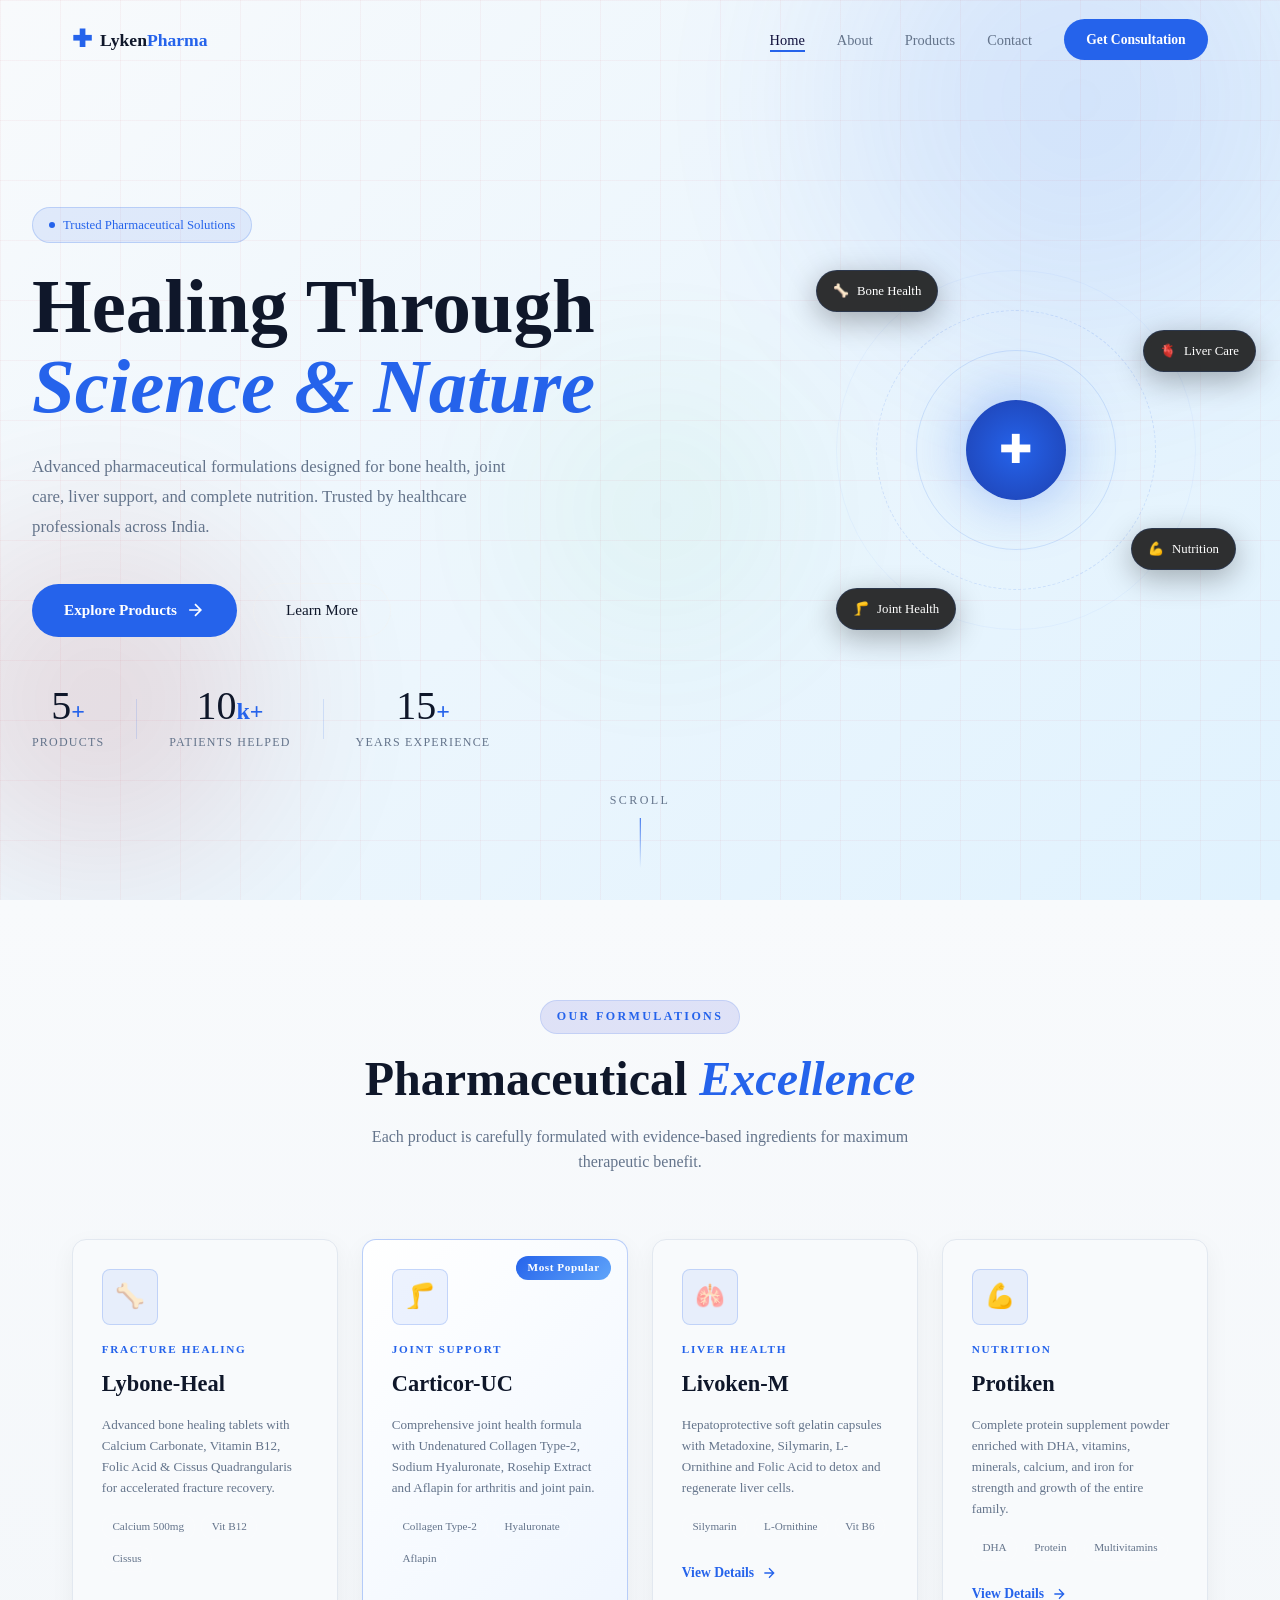
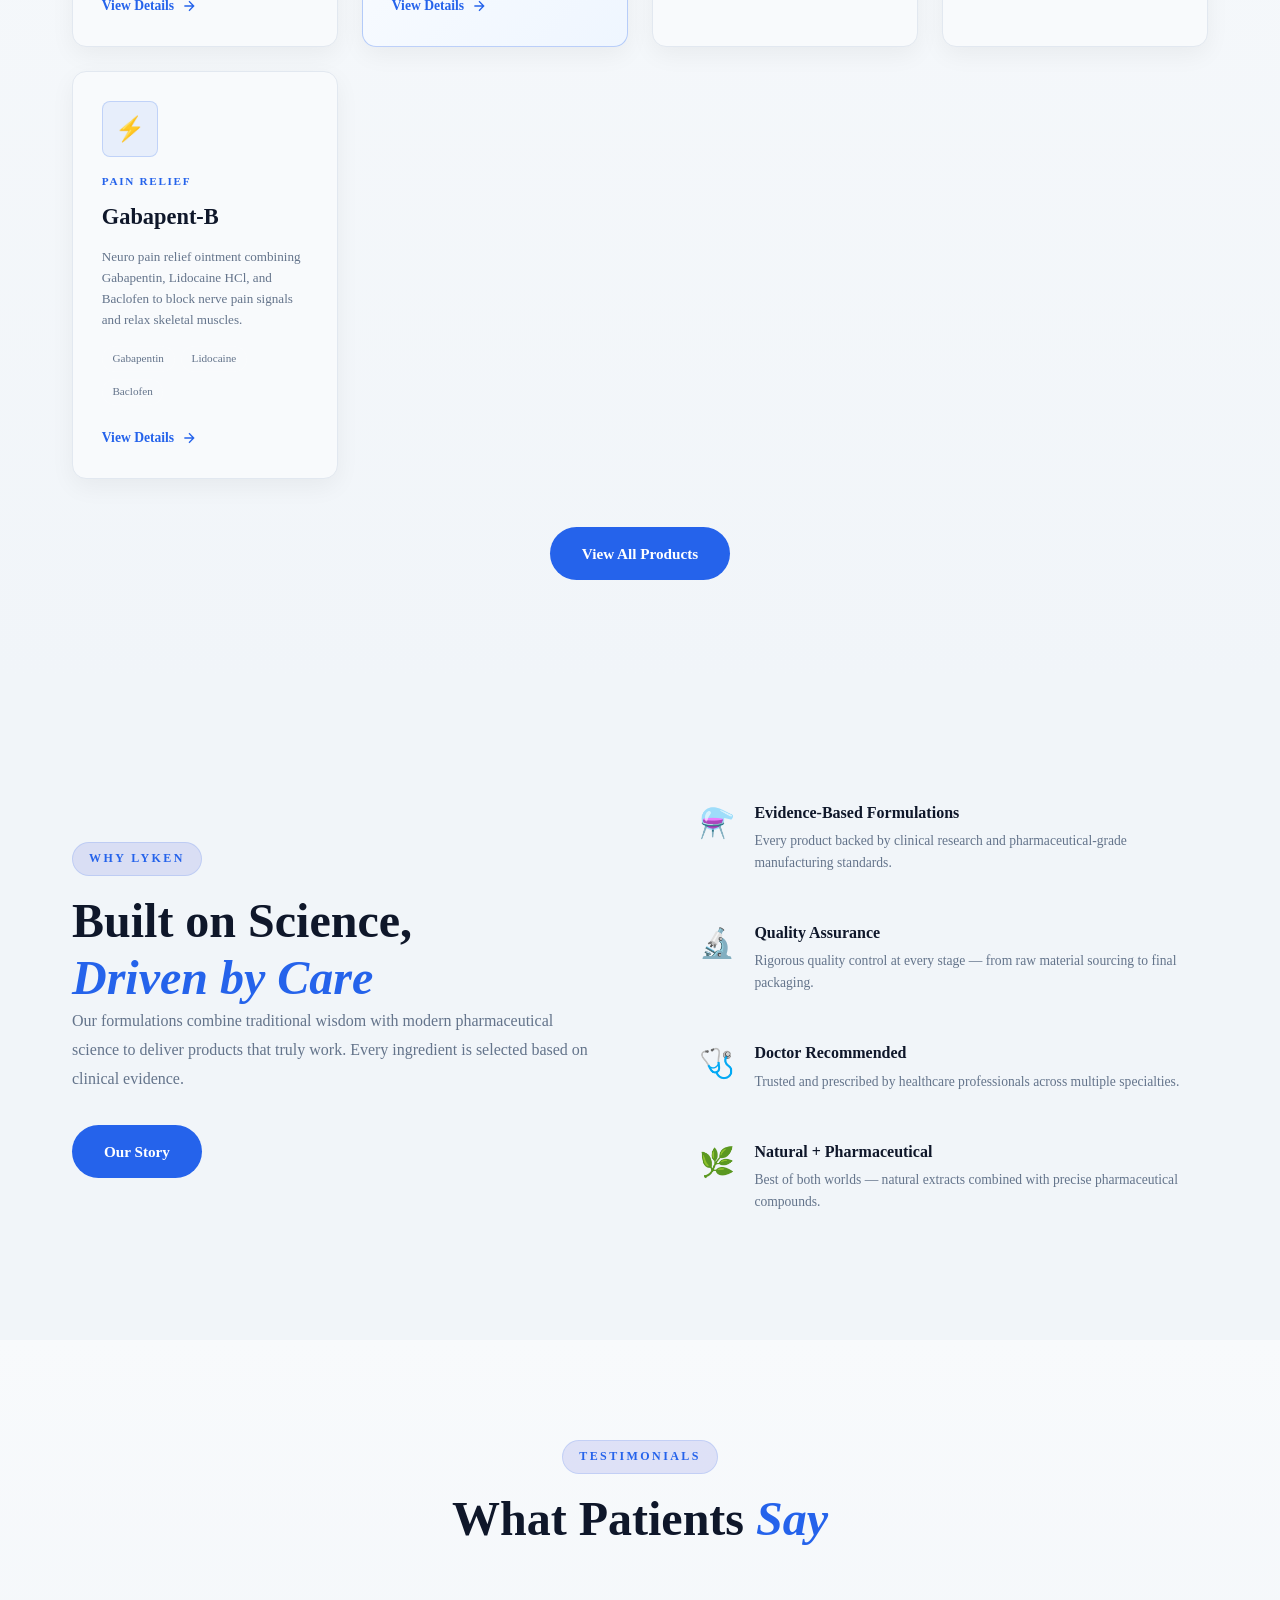
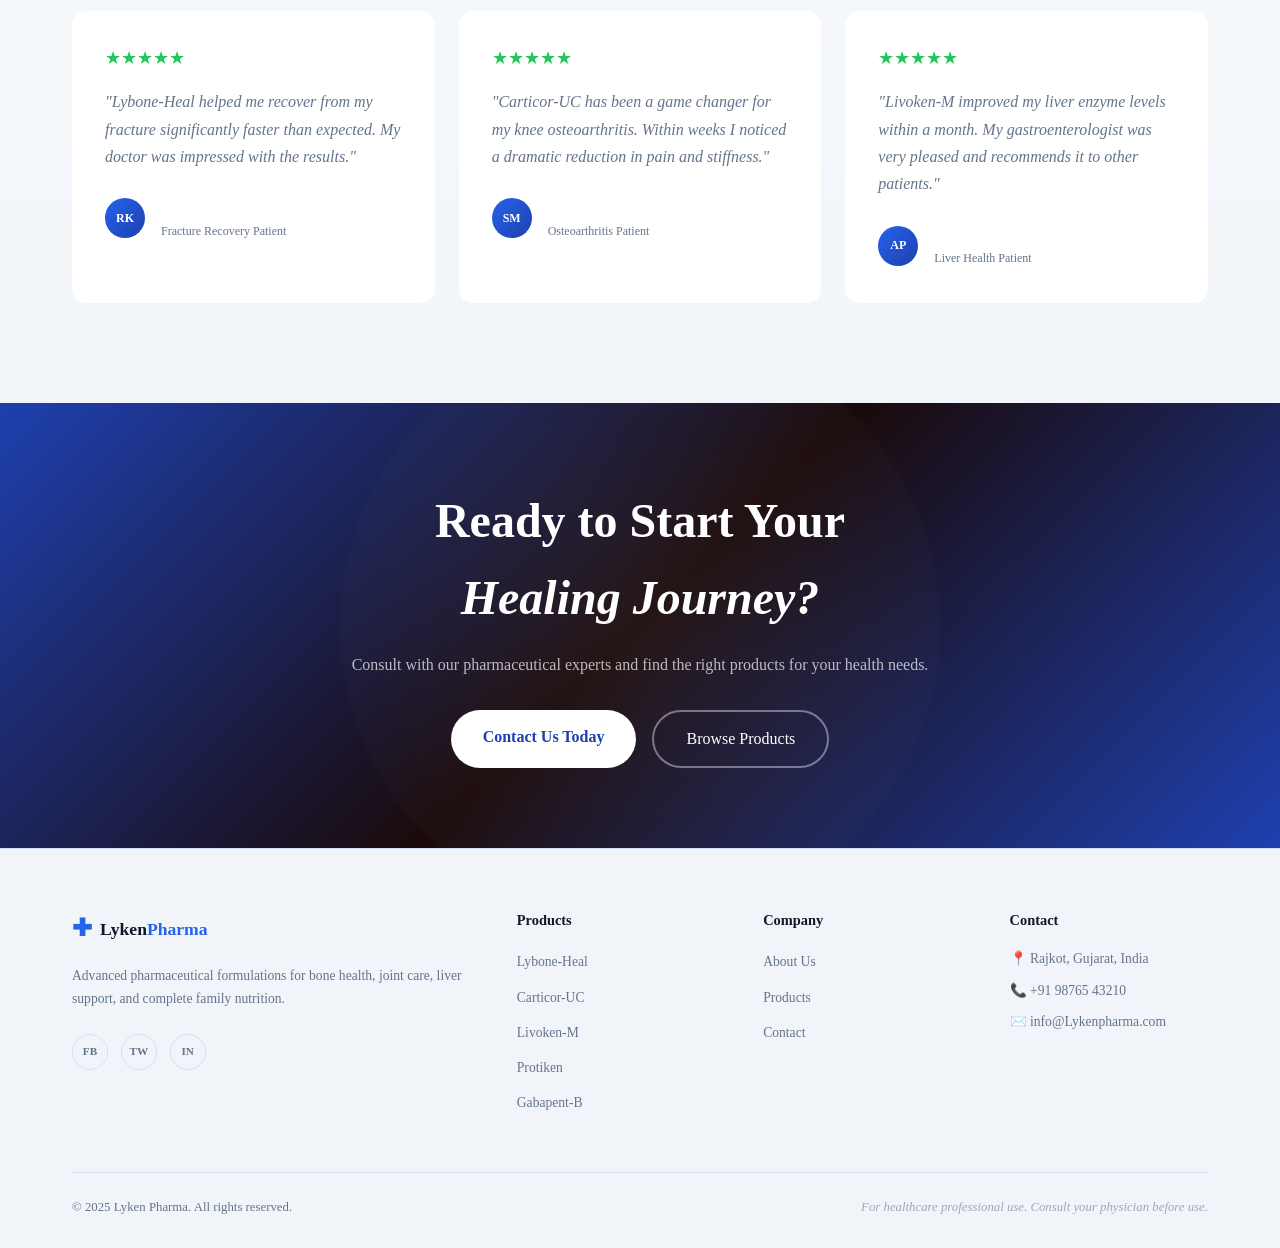
<file: index.html>
<!DOCTYPE html>
<html lang="en">
<head>
<meta charset="UTF-8">
<meta name="viewport" content="width=device-width, initial-scale=1.0">
<title>Lyken Pharma - Healing Through Science</title>
<link href="https://fonts.googleapis.com/css2?family=Cormorant+Garamond:ital,wght@0,300;0,400;0,600;1,300&family=DM+Sans:wght@300;400;500;600&family=Bebas+Neue&display=swap" rel="stylesheet">
<link rel="stylesheet" href="style.css">
</head>
<body>

<!-- Navigation -->
<nav class="navbar" id="navbar">
  <div class="nav-container">
    <a href="index.html" class="logo">
      <span class="logo-cross">✚</span>
      <span class="logo-text">Lyken<span class="logo-accent">Pharma</span></span>
    </a>
    <ul class="nav-links" id="navLinks">
      <li><a href="index.html" class="nav-link active">Home</a></li>
      <li><a href="about.html" class="nav-link">About</a></li>
      <li><a href="services.html" class="nav-link">Products</a></li>
      <li><a href="contact.html" class="nav-link">Contact</a></li>
    </ul>
    <a href="contact.html" class="cta-btn">Get Consultation</a>
    <button class="hamburger" id="hamburger">
      <span></span><span></span><span></span>
    </button>
  </div>
</nav>

<!-- Hero Section -->
<section class="hero" id="hero">
  <div class="hero-bg">
    <div class="hero-orb orb1"></div>
    <div class="hero-orb orb2"></div>
    <div class="hero-orb orb3"></div>
    <div class="grid-lines"></div>
  </div>
  <div class="hero-content">
    <div class="hero-badge animate-in" style="--delay:0.2s">
      <span class="badge-dot"></span> Trusted Pharmaceutical Solutions
    </div>
    <h1 class="hero-title animate-in" style="--delay:0.4s">
      <span class="title-line">Healing Through</span>
      <span class="title-line accent-text">Science &amp; Nature</span>
    </h1>
    <p class="hero-subtitle animate-in" style="--delay:0.6s">
      Advanced pharmaceutical formulations designed for bone health, joint care, liver support, and complete nutrition. Trusted by healthcare professionals across India.
    </p>
    <div class="hero-actions animate-in" style="--delay:0.8s">
      <a href="services.html" class="btn-primary">
        <span>Explore Products</span>
        <svg width="20" height="20" viewBox="0 0 24 24" fill="none" stroke="currentColor" stroke-width="2"><path d="M5 12h14M12 5l7 7-7 7"/></svg>
      </a>
      <a href="about.html" class="btn-ghost">Learn More</a>
    </div>
    <div class="hero-stats animate-in" style="--delay:1s">
      <div class="stat-item">
        <span class="stat-num" data-target="5">0</span><span class="stat-plus">+</span>
        <span class="stat-label">Products</span>
      </div>
      <div class="stat-divider"></div>
      <div class="stat-item">
        <span class="stat-num" data-target="10">0</span><span class="stat-plus">k+</span>
        <span class="stat-label">Patients Helped</span>
      </div>
      <div class="stat-divider"></div>
      <div class="stat-item">
        <span class="stat-num" data-target="15">0</span><span class="stat-plus">+</span>
        <span class="stat-label">Years Experience</span>
      </div>
    </div>
  </div>
  <div class="hero-visual">
    <div class="pill-float pill1">
      <div class="pill-inner">
        <span class="pill-icon">🦴</span>
        <span>Bone Health</span>
      </div>
    </div>
    <div class="pill-float pill2">
      <div class="pill-inner">
        <span class="pill-icon">🫀</span>
        <span>Liver Care</span>
      </div>
    </div>
    <div class="pill-float pill3">
      <div class="pill-inner">
        <span class="pill-icon">💪</span>
        <span>Nutrition</span>
      </div>
    </div>
    <div class="pill-float pill4">
      <div class="pill-inner">
        <span class="pill-icon">🦵</span>
        <span>Joint Health</span>
      </div>
    </div>
    <div class="center-emblem">
      <div class="emblem-ring r1"></div>
      <div class="emblem-ring r2"></div>
      <div class="emblem-ring r3"></div>
      <div class="emblem-core">
        <span class="emblem-cross">✚</span>
      </div>
    </div>
  </div>
  <div class="scroll-indicator">
    <span>Scroll</span>
    <div class="scroll-line"></div>
  </div>
</section>

<!-- Product Preview -->
<section class="products-preview section">
  <div class="container">
    <div class="section-header">
      <span class="section-tag">Our Formulations</span>
      <h2 class="section-title">Pharmaceutical <em>Excellence</em></h2>
      <p class="section-desc">Each product is carefully formulated with evidence-based ingredients for maximum therapeutic benefit.</p>
    </div>
    <div class="product-grid">
      <div class="product-card" data-category="bone">
        <div class="card-glow"></div>
        <div class="card-icon-wrap">
          <span class="card-emoji">🦴</span>
        </div>
        <div class="card-tag">Fracture Healing</div>
        <h3 class="card-title">Lybone-Heal</h3>
        <p class="card-desc">Advanced bone healing tablets with Calcium Carbonate, Vitamin B12, Folic Acid & Cissus Quadrangularis for accelerated fracture recovery.</p>
        <div class="card-ingredients">
          <span class="ingredient-tag">Calcium 500mg</span>
          <span class="ingredient-tag">Vit B12</span>
          <span class="ingredient-tag">Cissus</span>
        </div>
        <a href="services.html#lybone" class="card-link">
          View Details <svg width="16" height="16" viewBox="0 0 24 24" fill="none" stroke="currentColor" stroke-width="2"><path d="M5 12h14M12 5l7 7-7 7"/></svg>
        </a>
      </div>

      <div class="product-card featured" data-category="joint">
        <div class="card-glow"></div>
        <div class="featured-badge">Most Popular</div>
        <div class="card-icon-wrap">
          <span class="card-emoji">🦵</span>
        </div>
        <div class="card-tag">Joint Support</div>
        <h3 class="card-title">Carticor-UC</h3>
        <p class="card-desc">Comprehensive joint health formula with Undenatured Collagen Type-2, Sodium Hyaluronate, Rosehip Extract and Aflapin for arthritis and joint pain.</p>
        <div class="card-ingredients">
          <span class="ingredient-tag">Collagen Type-2</span>
          <span class="ingredient-tag">Hyaluronate</span>
          <span class="ingredient-tag">Aflapin</span>
        </div>
        <a href="services.html#carticor" class="card-link">
          View Details <svg width="16" height="16" viewBox="0 0 24 24" fill="none" stroke="currentColor" stroke-width="2"><path d="M5 12h14M12 5l7 7-7 7"/></svg>
        </a>
      </div>

      <div class="product-card" data-category="liver">
        <div class="card-glow"></div>
        <div class="card-icon-wrap">
          <span class="card-emoji">🫁</span>
        </div>
        <div class="card-tag">Liver Health</div>
        <h3 class="card-title">Livoken-M</h3>
        <p class="card-desc">Hepatoprotective soft gelatin capsules with Metadoxine, Silymarin, L-Ornithine and Folic Acid to detox and regenerate liver cells.</p>
        <div class="card-ingredients">
          <span class="ingredient-tag">Silymarin</span>
          <span class="ingredient-tag">L-Ornithine</span>
          <span class="ingredient-tag">Vit B6</span>
        </div>
        <a href="services.html#livoken" class="card-link">
          View Details <svg width="16" height="16" viewBox="0 0 24 24" fill="none" stroke="currentColor" stroke-width="2"><path d="M5 12h14M12 5l7 7-7 7"/></svg>
        </a>
      </div>

      <div class="product-card" data-category="nutrition">
        <div class="card-glow"></div>
        <div class="card-icon-wrap">
          <span class="card-emoji">💪</span>
        </div>
        <div class="card-tag">Nutrition</div>
        <h3 class="card-title">Protiken</h3>
        <p class="card-desc">Complete protein supplement powder enriched with DHA, vitamins, minerals, calcium, and iron for strength and growth of the entire family.</p>
        <div class="card-ingredients">
          <span class="ingredient-tag">DHA</span>
          <span class="ingredient-tag">Protein</span>
          <span class="ingredient-tag">Multivitamins</span>
        </div>
        <a href="services.html#protiken" class="card-link">
          View Details <svg width="16" height="16" viewBox="0 0 24 24" fill="none" stroke="currentColor" stroke-width="2"><path d="M5 12h14M12 5l7 7-7 7"/></svg>
        </a>
      </div>

      <div class="product-card" data-category="pain">
        <div class="card-glow"></div>
        <div class="card-icon-wrap">
          <span class="card-emoji">⚡</span>
        </div>
        <div class="card-tag">Pain Relief</div>
        <h3 class="card-title">Gabapent-B</h3>
        <p class="card-desc">Neuro pain relief ointment combining Gabapentin, Lidocaine HCl, and Baclofen to block nerve pain signals and relax skeletal muscles.</p>
        <div class="card-ingredients">
          <span class="ingredient-tag">Gabapentin</span>
          <span class="ingredient-tag">Lidocaine</span>
          <span class="ingredient-tag">Baclofen</span>
        </div>
        <a href="services.html#gabapent" class="card-link">
          View Details <svg width="16" height="16" viewBox="0 0 24 24" fill="none" stroke="currentColor" stroke-width="2"><path d="M5 12h14M12 5l7 7-7 7"/></svg>
        </a>
      </div>
    </div>
    <div class="center-cta">
      <a href="services.html" class="btn-primary">View All Products</a>
    </div>
  </div>
</section>

<!-- Why Choose Us -->
<section class="why-us section">
  <div class="container">
    <div class="why-inner">
      <div class="why-left">
        <span class="section-tag">Why Lyken</span>
        <h2 class="section-title">Built on Science,<br><em>Driven by Care</em></h2>
        <p>Our formulations combine traditional wisdom with modern pharmaceutical science to deliver products that truly work. Every ingredient is selected based on clinical evidence.</p>
        <a href="about.html" class="btn-primary" style="margin-top:2rem">Our Story</a>
      </div>
      <div class="why-right">
        <div class="feature-item">
          <div class="feature-icon">⚗️</div>
          <div>
            <h4>Evidence-Based Formulations</h4>
            <p>Every product backed by clinical research and pharmaceutical-grade manufacturing standards.</p>
          </div>
        </div>
        <div class="feature-item">
          <div class="feature-icon">🔬</div>
          <div>
            <h4>Quality Assurance</h4>
            <p>Rigorous quality control at every stage — from raw material sourcing to final packaging.</p>
          </div>
        </div>
        <div class="feature-item">
          <div class="feature-icon">🩺</div>
          <div>
            <h4>Doctor Recommended</h4>
            <p>Trusted and prescribed by healthcare professionals across multiple specialties.</p>
          </div>
        </div>
        <div class="feature-item">
          <div class="feature-icon">🌿</div>
          <div>
            <h4>Natural + Pharmaceutical</h4>
            <p>Best of both worlds — natural extracts combined with precise pharmaceutical compounds.</p>
          </div>
        </div>
      </div>
    </div>
  </div>
</section>

<!-- Testimonials -->
<section class="testimonials section">
  <div class="container">
    <div class="section-header">
      <span class="section-tag">Testimonials</span>
      <h2 class="section-title">What Patients <em>Say</em></h2>
    </div>
    <div class="testi-grid">
      <div class="testi-card">
        <div class="stars">★★★★★</div>
        <p>"Lybone-Heal helped me recover from my fracture significantly faster than expected. My doctor was impressed with the results."</p>
        <div class="testi-author">
          <div class="author-avatar">RK</div>
          <div>
            <strong>Rajesh Kumar</strong>
            <span>Fracture Recovery Patient</span>
          </div>
        </div>
      </div>
      <div class="testi-card">
        <div class="stars">★★★★★</div>
        <p>"Carticor-UC has been a game changer for my knee osteoarthritis. Within weeks I noticed a dramatic reduction in pain and stiffness."</p>
        <div class="testi-author">
          <div class="author-avatar">SM</div>
          <div>
            <strong>Sunita Mehta</strong>
            <span>Osteoarthritis Patient</span>
          </div>
        </div>
      </div>
      <div class="testi-card">
        <div class="stars">★★★★★</div>
        <p>"Livoken-M improved my liver enzyme levels within a month. My gastroenterologist was very pleased and recommends it to other patients."</p>
        <div class="testi-author">
          <div class="author-avatar">AP</div>
          <div>
            <strong>Amit Patel</strong>
            <span>Liver Health Patient</span>
          </div>
        </div>
      </div>
    </div>
  </div>
</section>

<!-- CTA Banner -->
<section class="cta-banner">
  <div class="cta-bg-orb"></div>
  <div class="container">
    <div class="cta-inner">
      <h2>Ready to Start Your<br><em>Healing Journey?</em></h2>
      <p>Consult with our pharmaceutical experts and find the right products for your health needs.</p>
      <div class="cta-btns">
        <a href="contact.html" class="btn-white">Contact Us Today</a>
        <a href="services.html" class="btn-ghost-white">Browse Products</a>
      </div>
    </div>
  </div>
</section>

<!-- Footer -->
<footer class="footer">
  <div class="container">
    <div class="footer-grid">
      <div class="footer-brand">
        <div class="logo">
          <span class="logo-cross">✚</span>
          <span class="logo-text">Lyken<span class="logo-accent">Pharma</span></span>
        </div>
        <p>Advanced pharmaceutical formulations for bone health, joint care, liver support, and complete family nutrition.</p>
        <div class="social-links">
          <a href="#" class="social-link">FB</a>
          <a href="#" class="social-link">TW</a>
          <a href="#" class="social-link">IN</a>
        </div>
      </div>
      <div class="footer-col">
        <h5>Products</h5>
        <ul>
          <li><a href="services.html#lybone">Lybone-Heal</a></li>
          <li><a href="services.html#carticor">Carticor-UC</a></li>
          <li><a href="services.html#livoken">Livoken-M</a></li>
          <li><a href="services.html#protiken">Protiken</a></li>
          <li><a href="services.html#gabapent">Gabapent-B</a></li>
        </ul>
      </div>
      <div class="footer-col">
        <h5>Company</h5>
        <ul>
          <li><a href="about.html">About Us</a></li>
          <li><a href="services.html">Products</a></li>
          <li><a href="contact.html">Contact</a></li>
        </ul>
      </div>
      <div class="footer-col">
        <h5>Contact</h5>
        <ul class="contact-list">
          <li>📍 Rajkot, Gujarat, India</li>
          <li>📞 +91 98765 43210</li>
          <li>✉️ info@Lykenpharma.com</li>
        </ul>
      </div>
    </div>
    <div class="footer-bottom">
      <p>© 2025 Lyken Pharma. All rights reserved.</p>
      <p class="disclaimer">For healthcare professional use. Consult your physician before use.</p>
    </div>
  </div>
</footer>

<script src="main.js"></script>
</body>
</html>
</file>
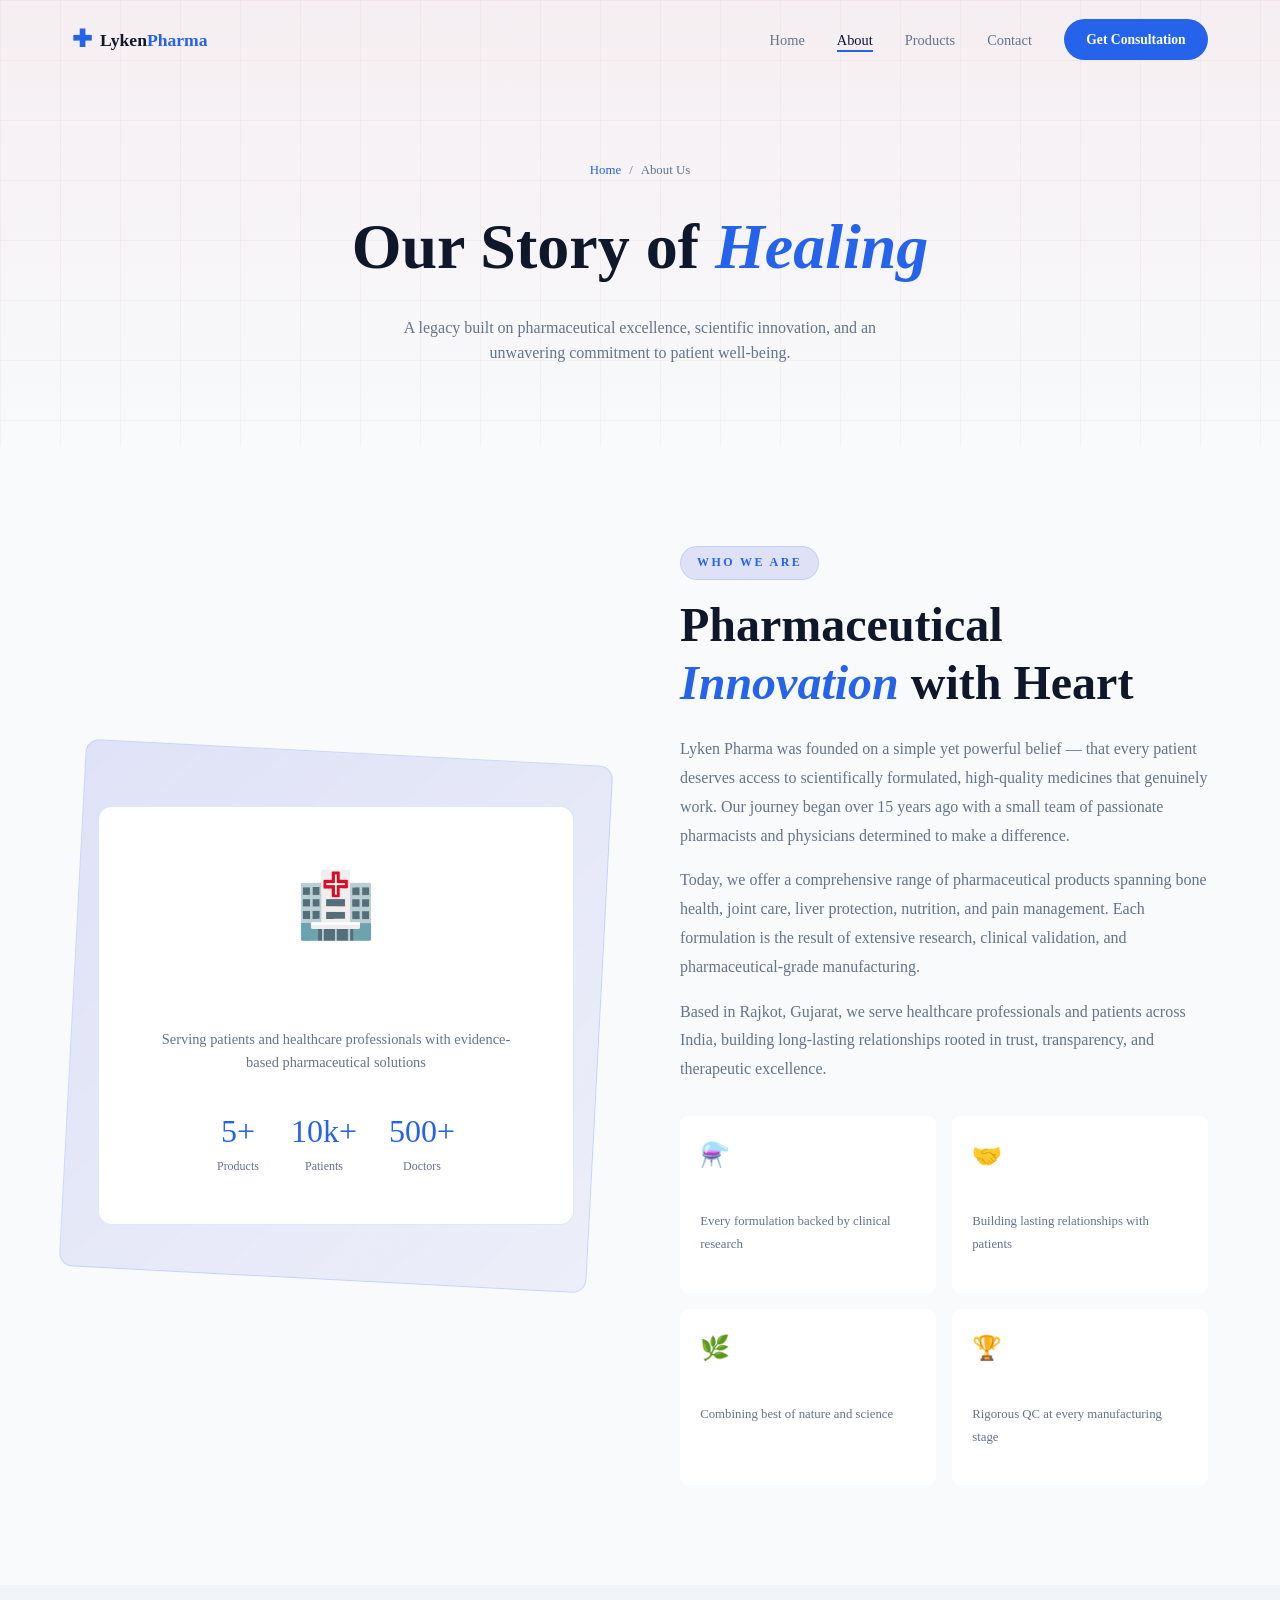
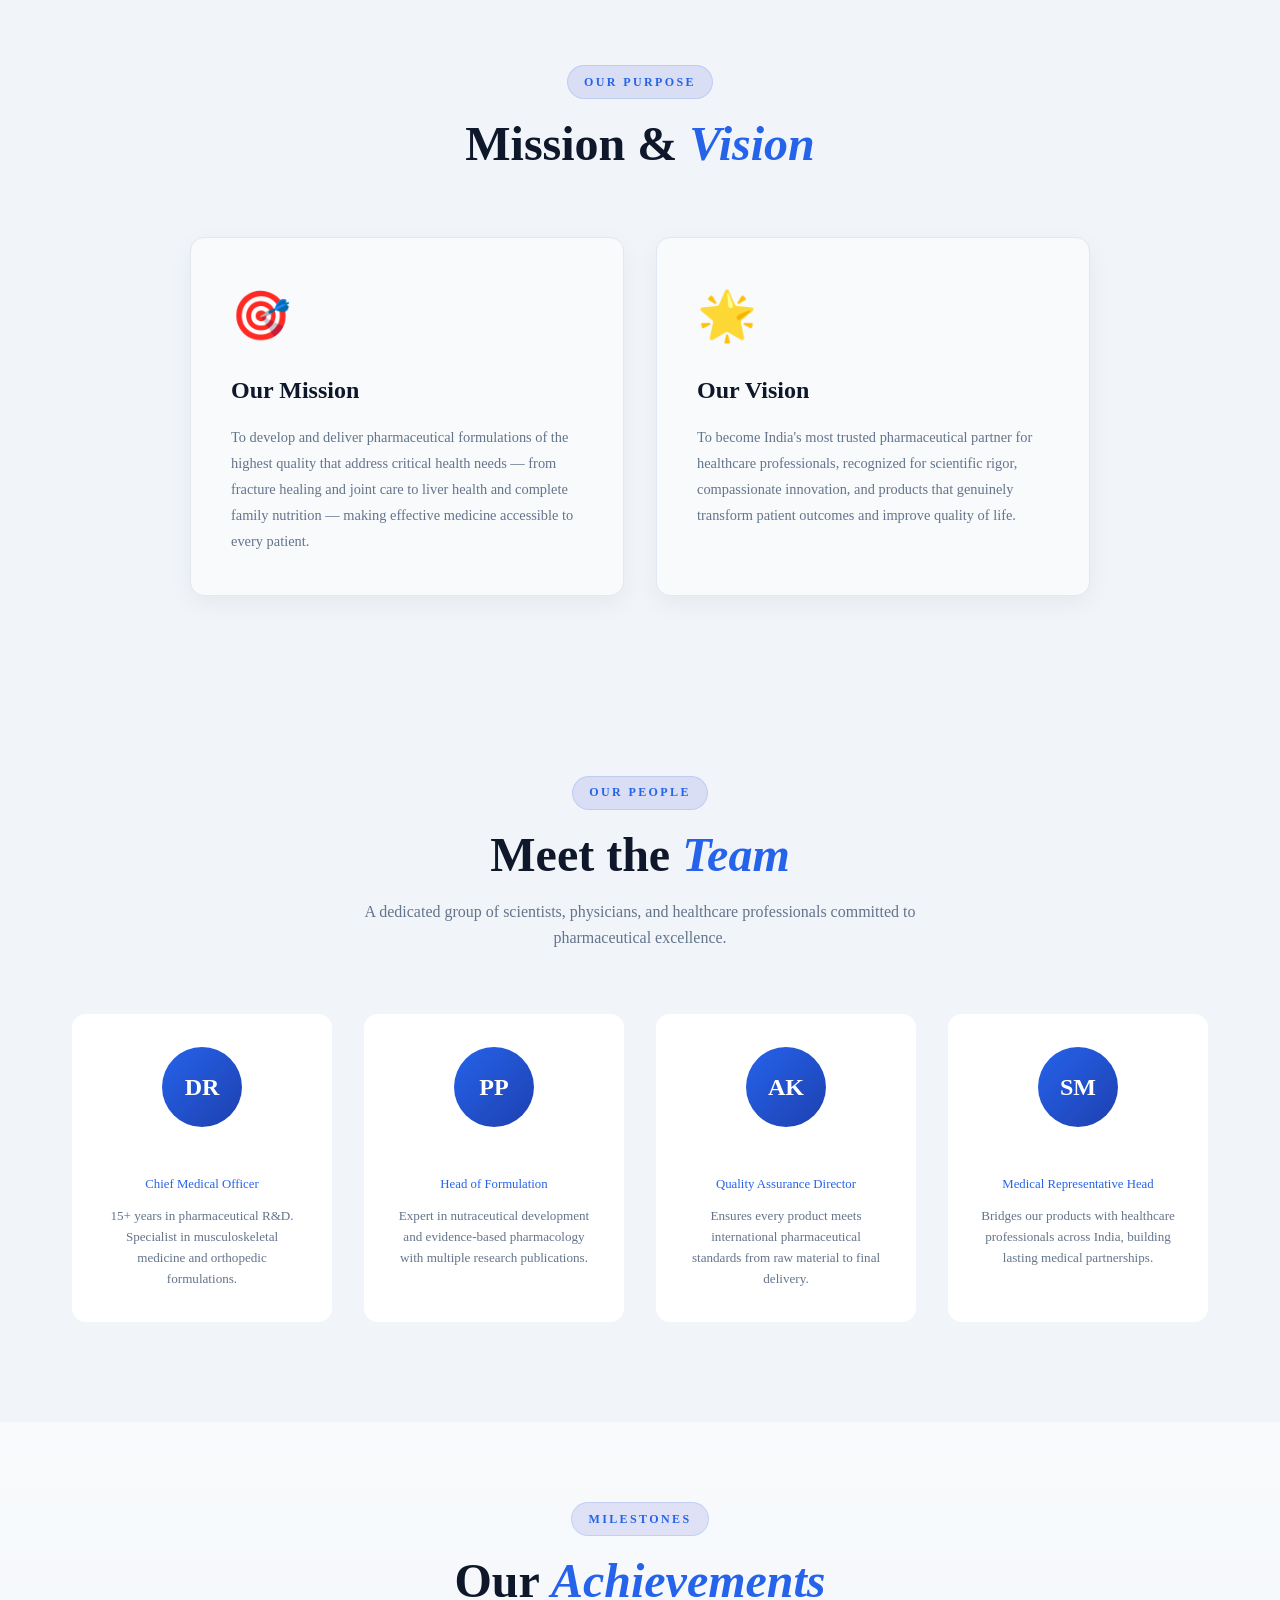
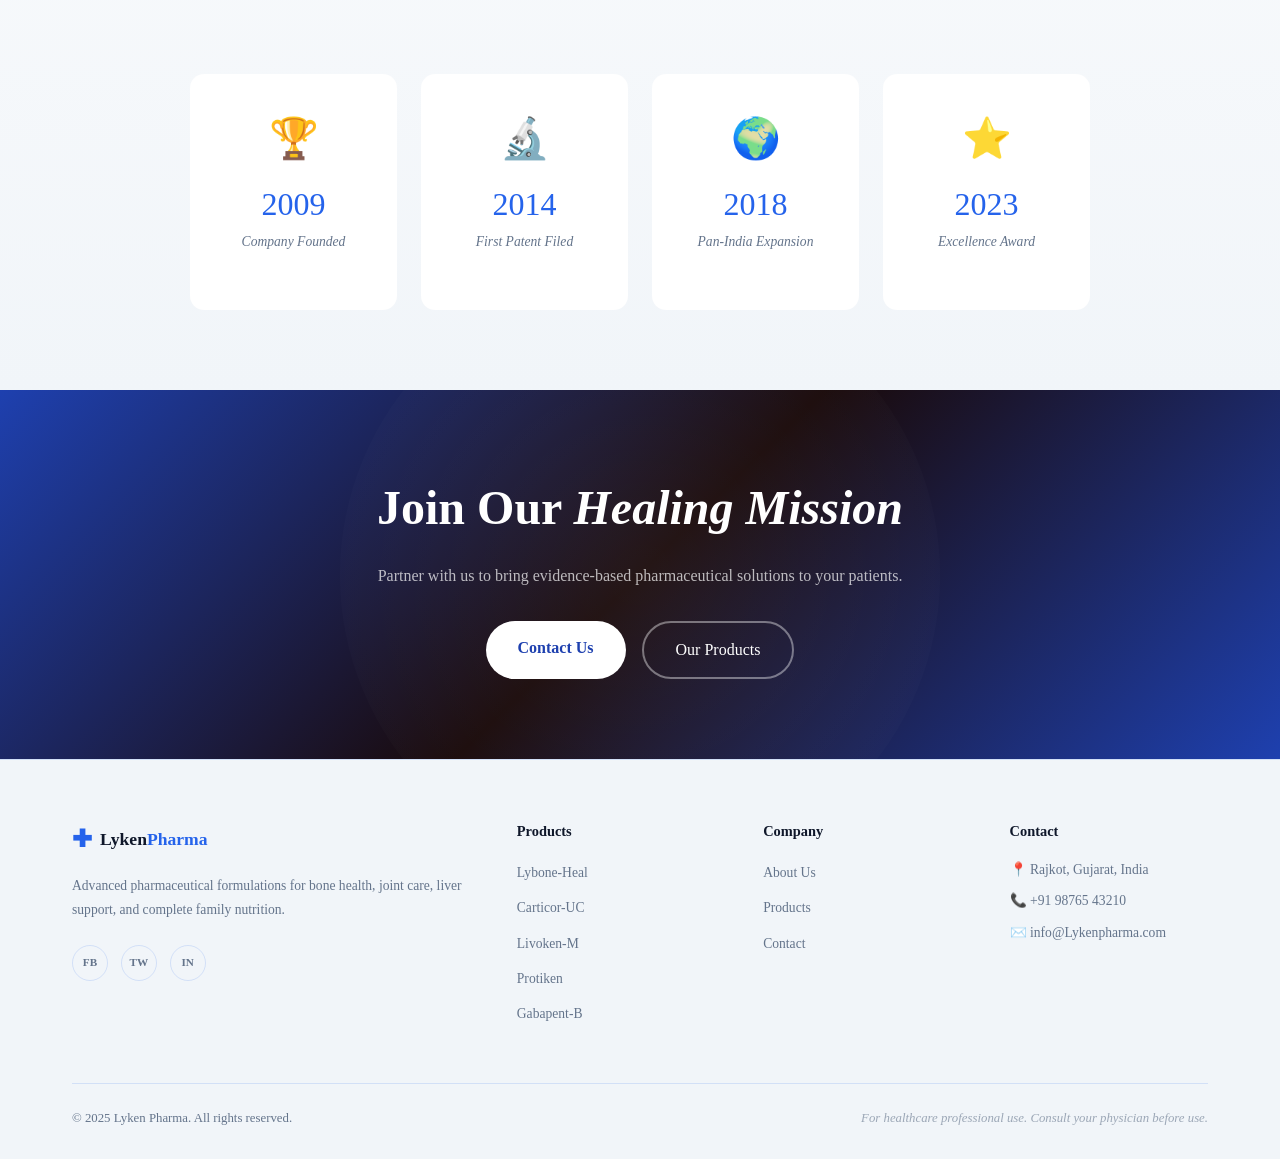
<file: about.html>
<!DOCTYPE html>
<html lang="en">
<head>
<meta charset="UTF-8">
<meta name="viewport" content="width=device-width, initial-scale=1.0">
<title>About Us - Lyken Pharma</title>
<link href="https://fonts.googleapis.com/css2?family=Cormorant+Garamond:ital,wght@0,300;0,400;0,600;1,300&family=DM+Sans:wght@300;400;500;600&family=Bebas+Neue&display=swap" rel="stylesheet">
<link rel="stylesheet" href="style.css">
</head>
<body>

<nav class="navbar" id="navbar">
  <div class="nav-container">
    <a href="index.html" class="logo">
      <span class="logo-cross">✚</span>
      <span class="logo-text">Lyken<span class="logo-accent">Pharma</span></span>
    </a>
    <ul class="nav-links" id="navLinks">
      <li><a href="index.html" class="nav-link">Home</a></li>
      <li><a href="about.html" class="nav-link active">About</a></li>
      <li><a href="services.html" class="nav-link">Products</a></li>
      <li><a href="contact.html" class="nav-link">Contact</a></li>
    </ul>
    <a href="contact.html" class="cta-btn">Get Consultation</a>
    <button class="hamburger" id="hamburger"><span></span><span></span><span></span></button>
  </div>
</nav>
<div class="about_main">
<!-- Page Hero -->
<section class="page-hero">
  <div class="breadcrumb animate-in" style="--delay:0.1s">
    <a href="index.html">Home</a> <span>/</span> About Us
  </div>
  <h1 class="animate-in" style="--delay:0.2s">Our Story of <em>Healing</em></h1>
  <p class="animate-in" style="--delay:0.3s">A legacy built on pharmaceutical excellence, scientific innovation, and an unwavering commitment to patient well-being.</p>
</section>

<!-- About Story -->
<section class="about-story">
  <div class="container">
    <div class="about-grid">
      <div class="about-visual reveal-left">
        <div class="about-bg-card"></div>
        <div class="about-main-card">
          <div class="about-icon">🏥</div>
          <h3>15+ Years of Excellence</h3>
          <p>Serving patients and healthcare professionals with evidence-based pharmaceutical solutions</p>
          <div style="margin-top:2rem; display:flex; gap:2rem; justify-content:center;">
            <div style="text-align:center;">
              <div style="font-family:var(--font-display); font-size:2rem; color:var(--primary);">5+</div>
              <div style="font-size:0.75rem; color:var(--text-muted);">Products</div>
            </div>
            <div style="text-align:center;">
              <div style="font-family:var(--font-display); font-size:2rem; color:var(--primary);">10k+</div>
              <div style="font-size:0.75rem; color:var(--text-muted);">Patients</div>
            </div>
            <div style="text-align:center;">
              <div style="font-family:var(--font-display); font-size:2rem; color:var(--primary);">500+</div>
              <div style="font-size:0.75rem; color:var(--text-muted);">Doctors</div>
            </div>
          </div>
        </div>
      </div>
      <div class="about-text reveal-right">
        <span class="section-tag">Who We Are</span>
        <h2 class="section-title">Pharmaceutical <em>Innovation</em> with Heart</h2>
        <p>Lyken Pharma was founded on a simple yet powerful belief — that every patient deserves access to scientifically formulated, high-quality medicines that genuinely work. Our journey began over 15 years ago with a small team of passionate pharmacists and physicians determined to make a difference.</p>
        <p>Today, we offer a comprehensive range of pharmaceutical products spanning bone health, joint care, liver protection, nutrition, and pain management. Each formulation is the result of extensive research, clinical validation, and pharmaceutical-grade manufacturing.</p>
        <p>Based in Rajkot, Gujarat, we serve healthcare professionals and patients across India, building long-lasting relationships rooted in trust, transparency, and therapeutic excellence.</p>
        <div class="values-grid" style="margin-top:2rem;">
          <div class="value-card reveal" style="--delay:0.1s">
            <div class="value-icon">⚗️</div>
            <h5>Science First</h5>
            <p>Every formulation backed by clinical research</p>
          </div>
          <div class="value-card reveal" style="--delay:0.2s">
            <div class="value-icon">🤝</div>
            <h5>Patient Trust</h5>
            <p>Building lasting relationships with patients</p>
          </div>
          <div class="value-card reveal" style="--delay:0.3s">
            <div class="value-icon">🌿</div>
            <h5>Natural + Pharma</h5>
            <p>Combining best of nature and science</p>
          </div>
          <div class="value-card reveal" style="--delay:0.4s">
            <div class="value-icon">🏆</div>
            <h5>Quality Assured</h5>
            <p>Rigorous QC at every manufacturing stage</p>
          </div>
        </div>
      </div>
    </div>
  </div>
</section>

<!-- Mission & Vision -->
<section class="section" style="background:var(--dark2); padding:80px 0;">
  <div class="container">
    <div class="section-header">
      <span class="section-tag">Our Purpose</span>
      <h2 class="section-title">Mission & <em>Vision</em></h2>
    </div>
    <div style="display:grid; grid-template-columns: repeat(auto-fit, minmax(300px, 1fr)); gap:2rem; max-width:900px; margin:0 auto;">
      <div class="product-card reveal-left" style="padding:2.5rem;">
        <div style="font-size:3rem; margin-bottom:1rem;">🎯</div>
        <h3 style="font-family:var(--font-serif); font-size:1.5rem; color:var(--text); margin-bottom:1rem;">Our Mission</h3>
        <p style="color:var(--text-muted); line-height:1.8; font-size:0.9rem;">To develop and deliver pharmaceutical formulations of the highest quality that address critical health needs — from fracture healing and joint care to liver health and complete family nutrition — making effective medicine accessible to every patient.</p>
      </div>
      <div class="product-card reveal-right" style="padding:2.5rem;">
        <div style="font-size:3rem; margin-bottom:1rem;">🌟</div>
        <h3 style="font-family:var(--font-serif); font-size:1.5rem; color:var(--text); margin-bottom:1rem;">Our Vision</h3>
        <p style="color:var(--text-muted); line-height:1.8; font-size:0.9rem;">To become India's most trusted pharmaceutical partner for healthcare professionals, recognized for scientific rigor, compassionate innovation, and products that genuinely transform patient outcomes and improve quality of life.</p>
      </div>
    </div>
  </div>
</section>

<!-- Team -->
<section class="team-section">
  <div class="container">
    <div class="section-header">
      <span class="section-tag">Our People</span>
      <h2 class="section-title">Meet the <em>Team</em></h2>
      <p class="section-desc">A dedicated group of scientists, physicians, and healthcare professionals committed to pharmaceutical excellence.</p>
    </div>
    <div class="team-grid">
      <div class="team-card reveal">
        <div class="team-avatar">DR</div>
        <h4>Dr. Rajesh Sharma</h4>
        <div class="role">Chief Medical Officer</div>
        <p>15+ years in pharmaceutical R&D. Specialist in musculoskeletal medicine and orthopedic formulations.</p>
      </div>
      <div class="team-card reveal">
        <div class="team-avatar">PP</div>
        <h4>Dr. Priya Patel</h4>
        <div class="role">Head of Formulation</div>
        <p>Expert in nutraceutical development and evidence-based pharmacology with multiple research publications.</p>
      </div>
      <div class="team-card reveal">
        <div class="team-avatar">AK</div>
        <h4>Amit Kumar</h4>
        <div class="role">Quality Assurance Director</div>
        <p>Ensures every product meets international pharmaceutical standards from raw material to final delivery.</p>
      </div>
      <div class="team-card reveal">
        <div class="team-avatar">SM</div>
        <h4>Sunita Mehta</h4>
        <div class="role">Medical Representative Head</div>
        <p>Bridges our products with healthcare professionals across India, building lasting medical partnerships.</p>
      </div>
    </div>
  </div>
</section>

<!-- Achievements -->
<section class="section" style="padding:80px 0;">
  <div class="container">
    <div class="section-header">
      <span class="section-tag">Milestones</span>
      <h2 class="section-title">Our <em>Achievements</em></h2>
    </div>
    <div style="display:grid; grid-template-columns:repeat(auto-fit, minmax(200px, 1fr)); gap:1.5rem; max-width:900px; margin:0 auto;">
      <div class="testi-card reveal" style="text-align:center;">
        <div style="font-size:2.5rem; margin-bottom:0.5rem;">🏆</div>
        <div style="font-family:var(--font-display); font-size:2rem; color:var(--primary);">2009</div>
        <p style="font-size:0.85rem; color:var(--text-muted);">Company Founded</p>
      </div>
      <div class="testi-card reveal" style="text-align:center;">
        <div style="font-size:2.5rem; margin-bottom:0.5rem;">🔬</div>
        <div style="font-family:var(--font-display); font-size:2rem; color:var(--primary);">2014</div>
        <p style="font-size:0.85rem; color:var(--text-muted);">First Patent Filed</p>
      </div>
      <div class="testi-card reveal" style="text-align:center;">
        <div style="font-size:2.5rem; margin-bottom:0.5rem;">🌍</div>
        <div style="font-family:var(--font-display); font-size:2rem; color:var(--primary);">2018</div>
        <p style="font-size:0.85rem; color:var(--text-muted);">Pan-India Expansion</p>
      </div>
      <div class="testi-card reveal" style="text-align:center;">
        <div style="font-size:2.5rem; margin-bottom:0.5rem;">⭐</div>
        <div style="font-family:var(--font-display); font-size:2rem; color:var(--primary);">2023</div>
        <p style="font-size:0.85rem; color:var(--text-muted);">Excellence Award</p>
      </div>
    </div>
  </div>
</section>

<section class="cta-banner">
  <div class="cta-bg-orb"></div>
  <div class="container">
    <div class="cta-inner">
      <h2>Join Our <em>Healing Mission</em></h2>
      <p>Partner with us to bring evidence-based pharmaceutical solutions to your patients.</p>
      <div class="cta-btns">
        <a href="contact.html" class="btn-white">Contact Us</a>
        <a href="services.html" class="btn-ghost-white">Our Products</a>
      </div>
    </div>
  </div>
</section>

<footer class="footer">
  <div class="container">
    <div class="footer-grid">
      <div class="footer-brand">
        <div class="logo"><span class="logo-cross">✚</span><span class="logo-text">Lyken<span class="logo-accent">Pharma</span></span></div>
        <p>Advanced pharmaceutical formulations for bone health, joint care, liver support, and complete family nutrition.</p>
        <div class="social-links"><a href="#" class="social-link">FB</a><a href="#" class="social-link">TW</a><a href="#" class="social-link">IN</a></div>
      </div>
      <div class="footer-col"><h5>Products</h5><ul><li><a href="services.html#lybone">Lybone-Heal</a></li><li><a href="services.html#carticor">Carticor-UC</a></li><li><a href="services.html#livoken">Livoken-M</a></li><li><a href="services.html#protiken">Protiken</a></li><li><a href="services.html#gabapent">Gabapent-B</a></li></ul></div>
      <div class="footer-col"><h5>Company</h5><ul><li><a href="about.html">About Us</a></li><li><a href="services.html">Products</a></li><li><a href="contact.html">Contact</a></li></ul></div>
      <div class="footer-col"><h5>Contact</h5><ul class="contact-list"><li>📍 Rajkot, Gujarat, India</li><li>📞 +91 98765 43210</li><li>✉️ info@Lykenpharma.com</li></ul></div>
    </div>
    <div class="footer-bottom"><p>© 2025 Lyken Pharma. All rights reserved.</p><p class="disclaimer">For healthcare professional use. Consult your physician before use.</p></div>
  </div>
</footer>
</div>
<script src="main.js"></script>
</body>
</html>
</file>
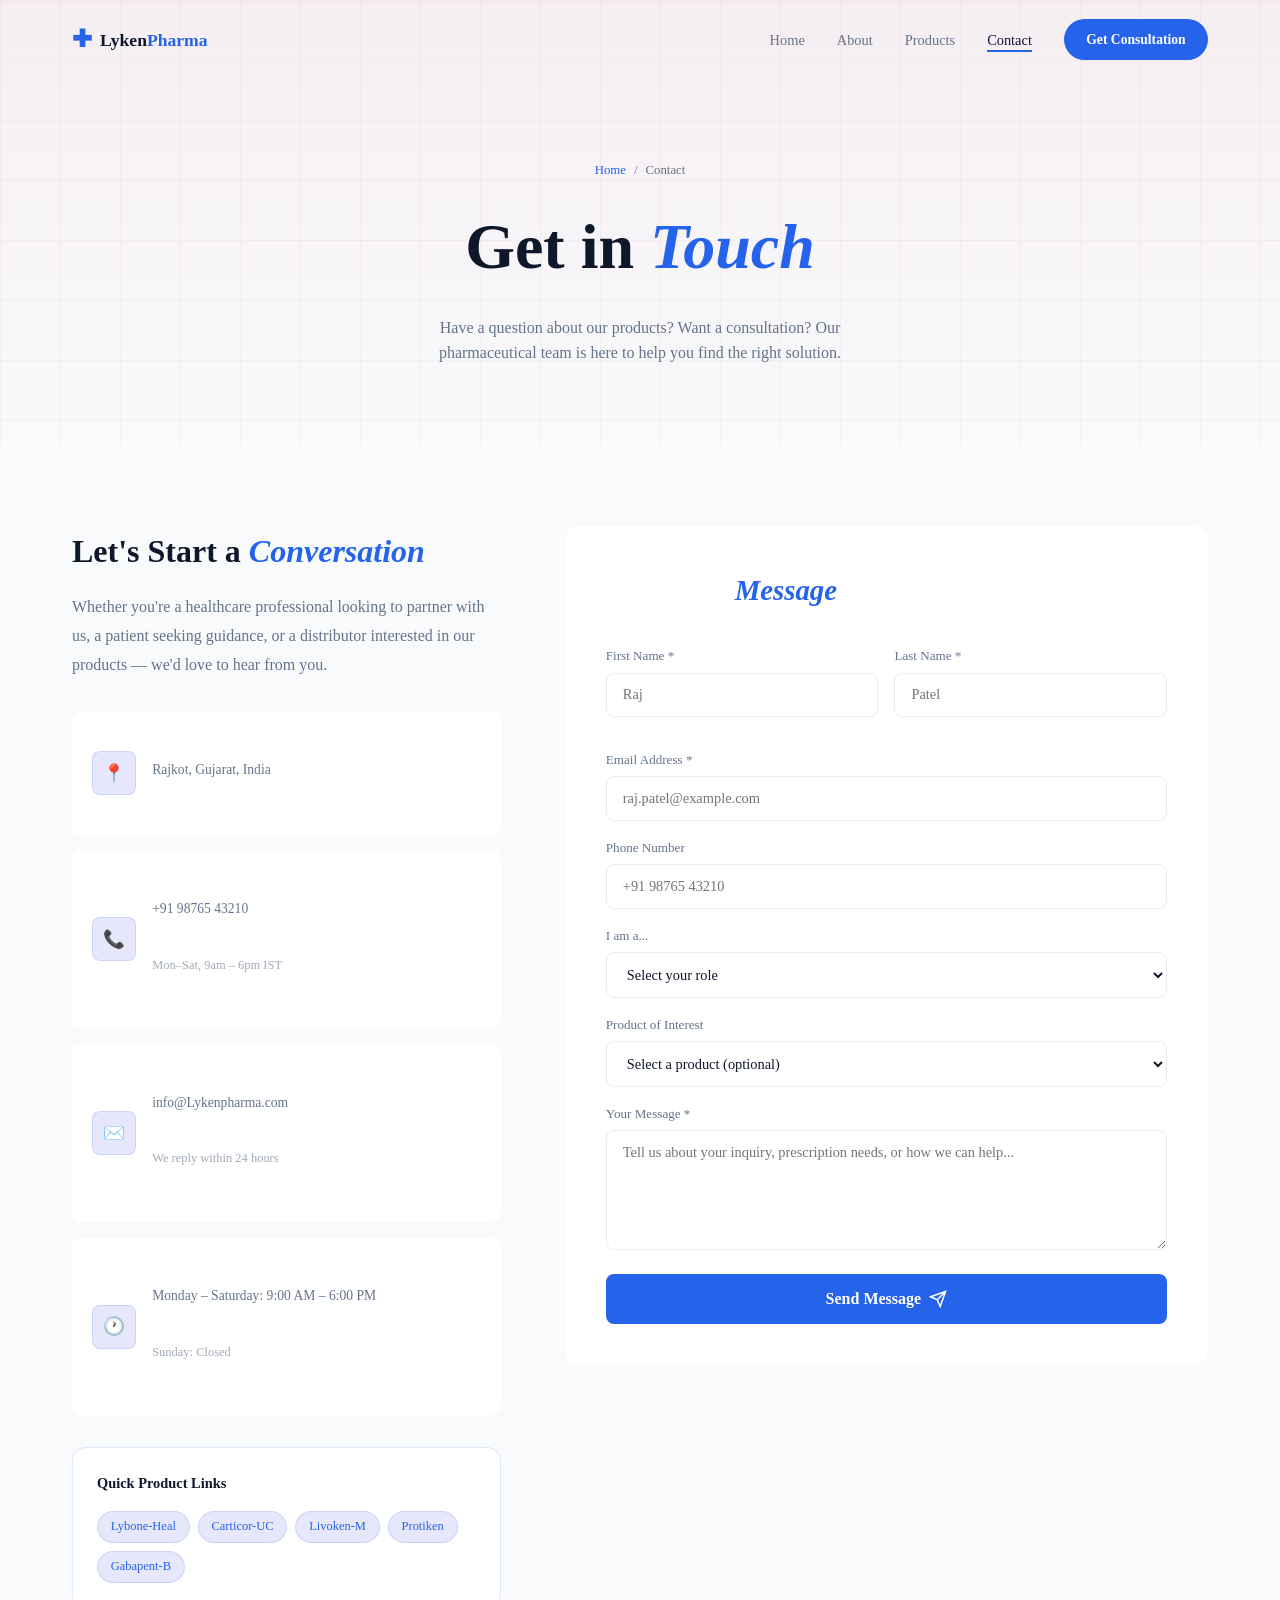
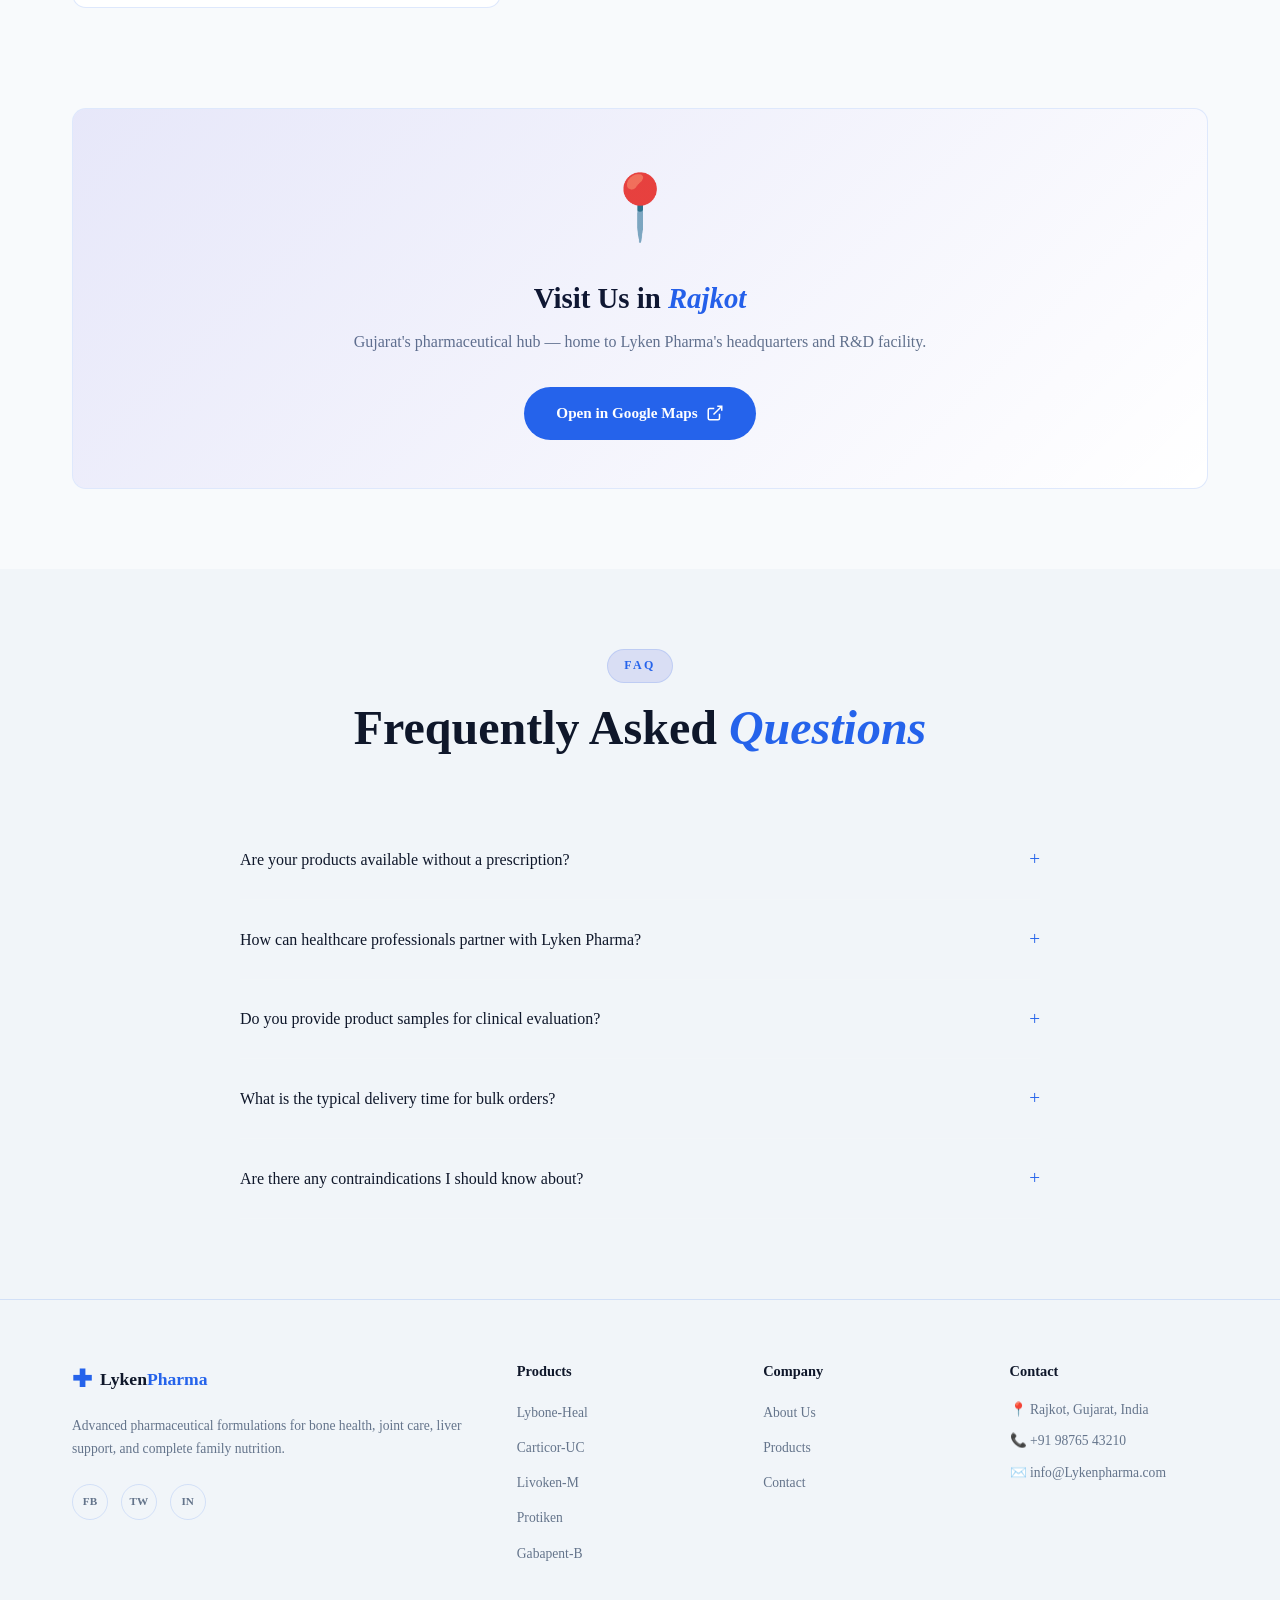
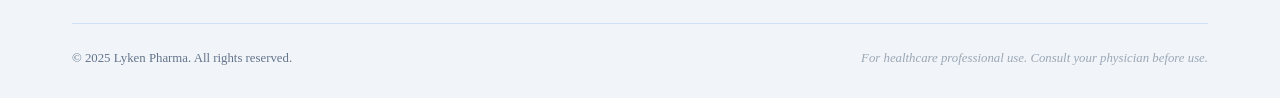
<file: contact.html>
<!DOCTYPE html>
<html lang="en">
<head>
<meta charset="UTF-8">
<meta name="viewport" content="width=device-width, initial-scale=1.0">
<title>Contact Us - Lyken Pharma</title>
<link href="https://fonts.googleapis.com/css2?family=Cormorant+Garamond:ital,wght@0,300;0,400;0,600;1,300&family=DM+Sans:wght@300;400;500;600&family=Bebas+Neue&display=swap" rel="stylesheet">
<link rel="stylesheet" href="style.css">
</head>
<body>

<nav class="navbar" id="navbar">
  <div class="nav-container">
    <a href="index.html" class="logo">
      <span class="logo-cross">✚</span>
      <span class="logo-text">Lyken<span class="logo-accent">Pharma</span></span>
    </a>
    <ul class="nav-links" id="navLinks">
      <li><a href="index.html" class="nav-link">Home</a></li>
      <li><a href="about.html" class="nav-link">About</a></li>
      <li><a href="services.html" class="nav-link">Products</a></li>
      <li><a href="contact.html" class="nav-link active">Contact</a></li>
    </ul>
    <a href="contact.html" class="cta-btn">Get Consultation</a>
    <button class="hamburger" id="hamburger"><span></span><span></span><span></span></button>
  </div>
</nav>

<section class="page-hero">
  <div class="breadcrumb animate-in" style="--delay:0.1s">
    <a href="index.html">Home</a> <span>/</span> Contact
  </div>
  <h1 class="animate-in" style="--delay:0.2s">Get in <em>Touch</em></h1>
  <p class="animate-in" style="--delay:0.3s">Have a question about our products? Want a consultation? Our pharmaceutical team is here to help you find the right solution.</p>
</section>

<section class="contact-section">
  <div class="container">
    <div class="contact-grid">

      <!-- Contact Info -->
      <div class="contact-info reveal-left">
        <h3>Let's Start a <em style="color:var(--primary);font-style:italic;">Conversation</em></h3>
        <p>Whether you're a healthcare professional looking to partner with us, a patient seeking guidance, or a distributor interested in our products — we'd love to hear from you.</p>

        <div class="contact-item">
          <div class="contact-icon">📍</div>
          <div>
            <h5>Our Location</h5>
            <p>Rajkot, Gujarat, India</p>
          </div>
        </div>
        <div class="contact-item">
          <div class="contact-icon">📞</div>
          <div>
            <h5>Phone</h5>
            <p>+91 98765 43210</p>
            <p style="font-size:0.78rem; opacity:0.6; margin-top:0.2rem;">Mon–Sat, 9am – 6pm IST</p>
          </div>
        </div>
        <div class="contact-item">
          <div class="contact-icon">✉️</div>
          <div>
            <h5>Email</h5>
            <p>info@Lykenpharma.com</p>
            <p style="font-size:0.78rem; opacity:0.6; margin-top:0.2rem;">We reply within 24 hours</p>
          </div>
        </div>
        <div class="contact-item">
          <div class="contact-icon">🕐</div>
          <div>
            <h5>Business Hours</h5>
            <p>Monday – Saturday: 9:00 AM – 6:00 PM</p>
            <p style="font-size:0.78rem; opacity:0.6; margin-top:0.2rem;">Sunday: Closed</p>
          </div>
        </div>

        <!-- Quick Links -->
        <div style="margin-top:2rem; padding:1.5rem; background:var(--dark3); border:1px solid var(--border); border-radius:var(--radius);">
          <h5 style="color:var(--text); margin-bottom:1rem; font-size:0.9rem;">Quick Product Links</h5>
          <div style="display:flex; flex-wrap:wrap; gap:0.5rem;">
            <a href="services.html#lybone" style="background:rgba(16 22 200 / 10%); border:1px solid var(--border); color:var(--primary); padding:0.3rem 0.8rem; border-radius:50px; font-size:0.78rem; transition:var(--transition);" onmouseover="this.style.background='var(--primary)';this.style.color='white';" onmouseout="this.style.background='rgba(16 22 200 / 10%)';this.style.color='var(--primary)';">Lybone-Heal</a>
            <a href="services.html#carticor" style="background:rgba(16 22 200 / 10%); border:1px solid var(--border); color:var(--primary); padding:0.3rem 0.8rem; border-radius:50px; font-size:0.78rem; transition:var(--transition);" onmouseover="this.style.background='var(--primary)';this.style.color='white';" onmouseout="this.style.background='rgba(16 22 200 / 10%)';this.style.color='var(--primary)';">Carticor-UC</a>
            <a href="services.html#livoken" style="background:rgba(16 22 200 / 10%); border:1px solid var(--border); color:var(--primary); padding:0.3rem 0.8rem; border-radius:50px; font-size:0.78rem; transition:var(--transition);" onmouseover="this.style.background='var(--primary)';this.style.color='white';" onmouseout="this.style.background='rgba(16 22 200 / 10%)';this.style.color='var(--primary)';">Livoken-M</a>
            <a href="services.html#protiken" style="background:rgba(16 22 200 / 10%); border:1px solid var(--border); color:var(--primary); padding:0.3rem 0.8rem; border-radius:50px; font-size:0.78rem; transition:var(--transition);" onmouseover="this.style.background='var(--primary)';this.style.color='white';" onmouseout="this.style.background='rgba(16 22 200 / 10%)';this.style.color='var(--primary)';">Protiken</a>
            <a href="services.html#gabapent" style="background:rgba(16 22 200 / 10%); border:1px solid var(--border); color:var(--primary); padding:0.3rem 0.8rem; border-radius:50px; font-size:0.78rem; transition:var(--transition);" onmouseover="this.style.background='var(--primary)';this.style.color='white';" onmouseout="this.style.background='rgba(16 22 200 / 10%)';this.style.color='var(--primary)';">Gabapent-B</a>
          </div>
        </div>
      </div>

      <!-- Contact Form -->
      <div class="reveal-right">
        <div class="contact-form">
          <h3>Send Us a <em style="color:var(--primary); font-style:italic;">Message</em></h3>
          <div id="formSuccess" class="form-success">
            <div class="success-icon">✅</div>
            <h4 style="color:var(--text); margin-bottom:0.5rem;">Message Sent!</h4>
            <p style="color:var(--text-muted);">Thank you for contacting Lyken Pharma. Our team will get back to you within 24 hours.</p>
          </div>
          <form id="contactForm">
            <div class="form-row">
              <div class="form-group">
                <label>First Name *</label>
                <input type="text" placeholder="Raj" required>
              </div>
              <div class="form-group">
                <label>Last Name *</label>
                <input type="text" placeholder="Patel" required>
              </div>
            </div>
            <div class="form-group">
              <label>Email Address *</label>
              <input type="email" placeholder="raj.patel@example.com" required>
            </div>
            <div class="form-group">
              <label>Phone Number</label>
              <input type="tel" placeholder="+91 98765 43210">
            </div>
            <div class="form-group">
              <label>I am a...</label>
              <select>
                <option value="">Select your role</option>
                <option>Doctor / Physician</option>
                <option>Pharmacist</option>
                <option>Patient</option>
                <option>Distributor / Stockist</option>
                <option>Healthcare Institution</option>
                <option>Other</option>
              </select>
            </div>
            <div class="form-group">
              <label>Product of Interest</label>
              <select>
                <option value="">Select a product (optional)</option>
                <option>Lybone-Heal (Bone Health Tablets)</option>
                <option>Carticor-UC (Joint Support Tablets)</option>
                <option>Livoken-M (Liver Health Capsules)</option>
                <option>Protiken (Protein Powder)</option>
                <option>Gabapent-B (Pain Relief Ointment)</option>
                <option>All Products / General Inquiry</option>
              </select>
            </div>
            <div class="form-group">
              <label>Your Message *</label>
              <textarea placeholder="Tell us about your inquiry, prescription needs, or how we can help..." required></textarea>
            </div>
            <button type="submit" class="submit-btn">
              Send Message 
              <svg width="18" height="18" viewBox="0 0 24 24" fill="none" stroke="currentColor" stroke-width="2"><path d="M22 2L11 13M22 2l-7 20-4-9-9-4 20-7z"/></svg>
            </button>
          </form>
        </div>
      </div>
    </div>
  </div>
</section>

<!-- Map Placeholder -->
<section style="padding:0 0 80px;">
  <div class="container">
    <div style="background:var(--dark3); border:1px solid var(--border); border-radius:var(--radius); padding:3rem; text-align:center; overflow:hidden; position:relative;">
      <div style="position:absolute; inset:0; background:linear-gradient(135deg, rgba(16 22 200 / 10%), transparent); pointer-events:none;"></div>
      <div style="font-size:4rem; margin-bottom:1rem;">📍</div>
      <h3 style="font-family:var(--font-serif); color:var(--text); font-size:1.8rem; margin-bottom:0.5rem;">Visit Us in <em style="color:var(--primary);">Rajkot</em></h3>
      <p style="color:var(--text-muted); margin-bottom:2rem;">Gujarat's pharmaceutical hub — home to Lyken Pharma's headquarters and R&D facility.</p>
      <a href="https://maps.google.com/?q=Rajkot,Gujarat" target="_blank" class="btn-primary" style="display:inline-flex;">
        Open in Google Maps
        <svg width="18" height="18" viewBox="0 0 24 24" fill="none" stroke="currentColor" stroke-width="2"><path d="M18 13v6a2 2 0 01-2 2H5a2 2 0 01-2-2V8a2 2 0 012-2h6M15 3h6v6M10 14L21 3"/></svg>
      </a>
    </div>
  </div>
</section>

<!-- FAQ -->
<section class="faq-section">
  <div class="container">
    <div class="section-header">
      <span class="section-tag">FAQ</span>
      <h2 class="section-title">Frequently Asked <em>Questions</em></h2>
    </div>
    <div class="faq-grid">
      <div class="faq-item">
        <div class="faq-question">
          <span>Are your products available without a prescription?</span>
          <span class="faq-arrow">+</span>
        </div>
        <div class="faq-answer">Some of our products like Protiken (nutritional supplement) may be available over the counter. However, pharmaceutical products like Gabapent-B, Livoken-M, and Carticor-UC should be used under physician guidance. Always consult your doctor before starting any new medication.</div>
      </div>
      <div class="faq-item">
        <div class="faq-question">
          <span>How can healthcare professionals partner with Lyken Pharma?</span>
          <span class="faq-arrow">+</span>
        </div>
        <div class="faq-answer">We welcome partnerships with doctors, hospitals, clinics, and pharmacies. Contact us through this form or call our medical representative team to discuss how we can work together to serve your patients better.</div>
      </div>
      <div class="faq-item">
        <div class="faq-question">
          <span>Do you provide product samples for clinical evaluation?</span>
          <span class="faq-arrow">+</span>
        </div>
        <div class="faq-answer">Yes, we provide product samples to registered medical practitioners for clinical evaluation. Please contact us with your medical registration details and we'll arrange sample delivery to your clinic or hospital.</div>
      </div>
      <div class="faq-item">
        <div class="faq-question">
          <span>What is the typical delivery time for bulk orders?</span>
          <span class="faq-arrow">+</span>
        </div>
        <div class="faq-answer">Standard bulk orders are typically processed within 3–5 business days and delivered within 7–10 business days across India. Express delivery options are available for urgent requirements. Contact our sales team for specific delivery timelines.</div>
      </div>
      <div class="faq-item">
        <div class="faq-question">
          <span>Are there any contraindications I should know about?</span>
          <span class="faq-arrow">+</span>
        </div>
        <div class="faq-answer">Each product has specific contraindications and precautions that are detailed in the product insert. We recommend consulting the full prescribing information and consulting with a qualified healthcare professional before recommending our products to patients.</div>
      </div>
    </div>
  </div>
</section>

<footer class="footer">
  <div class="container">
    <div class="footer-grid">
      <div class="footer-brand">
        <div class="logo"><span class="logo-cross">✚</span><span class="logo-text">Lyken<span class="logo-accent">Pharma</span></span></div>
        <p>Advanced pharmaceutical formulations for bone health, joint care, liver support, and complete family nutrition.</p>
        <div class="social-links"><a href="#" class="social-link">FB</a><a href="#" class="social-link">TW</a><a href="#" class="social-link">IN</a></div>
      </div>
      <div class="footer-col"><h5>Products</h5><ul><li><a href="services.html#lybone">Lybone-Heal</a></li><li><a href="services.html#carticor">Carticor-UC</a></li><li><a href="services.html#livoken">Livoken-M</a></li><li><a href="services.html#protiken">Protiken</a></li><li><a href="services.html#gabapent">Gabapent-B</a></li></ul></div>
      <div class="footer-col"><h5>Company</h5><ul><li><a href="about.html">About Us</a></li><li><a href="services.html">Products</a></li><li><a href="contact.html">Contact</a></li></ul></div>
      <div class="footer-col"><h5>Contact</h5><ul class="contact-list"><li>📍 Rajkot, Gujarat, India</li><li>📞 +91 98765 43210</li><li>✉️ info@Lykenpharma.com</li></ul></div>
    </div>
    <div class="footer-bottom"><p>© 2025 Lyken Pharma. All rights reserved.</p><p class="disclaimer">For healthcare professional use. Consult your physician before use.</p></div>
  </div>
</footer>

<script src="main.js"></script>
</body>
</html>
</file>
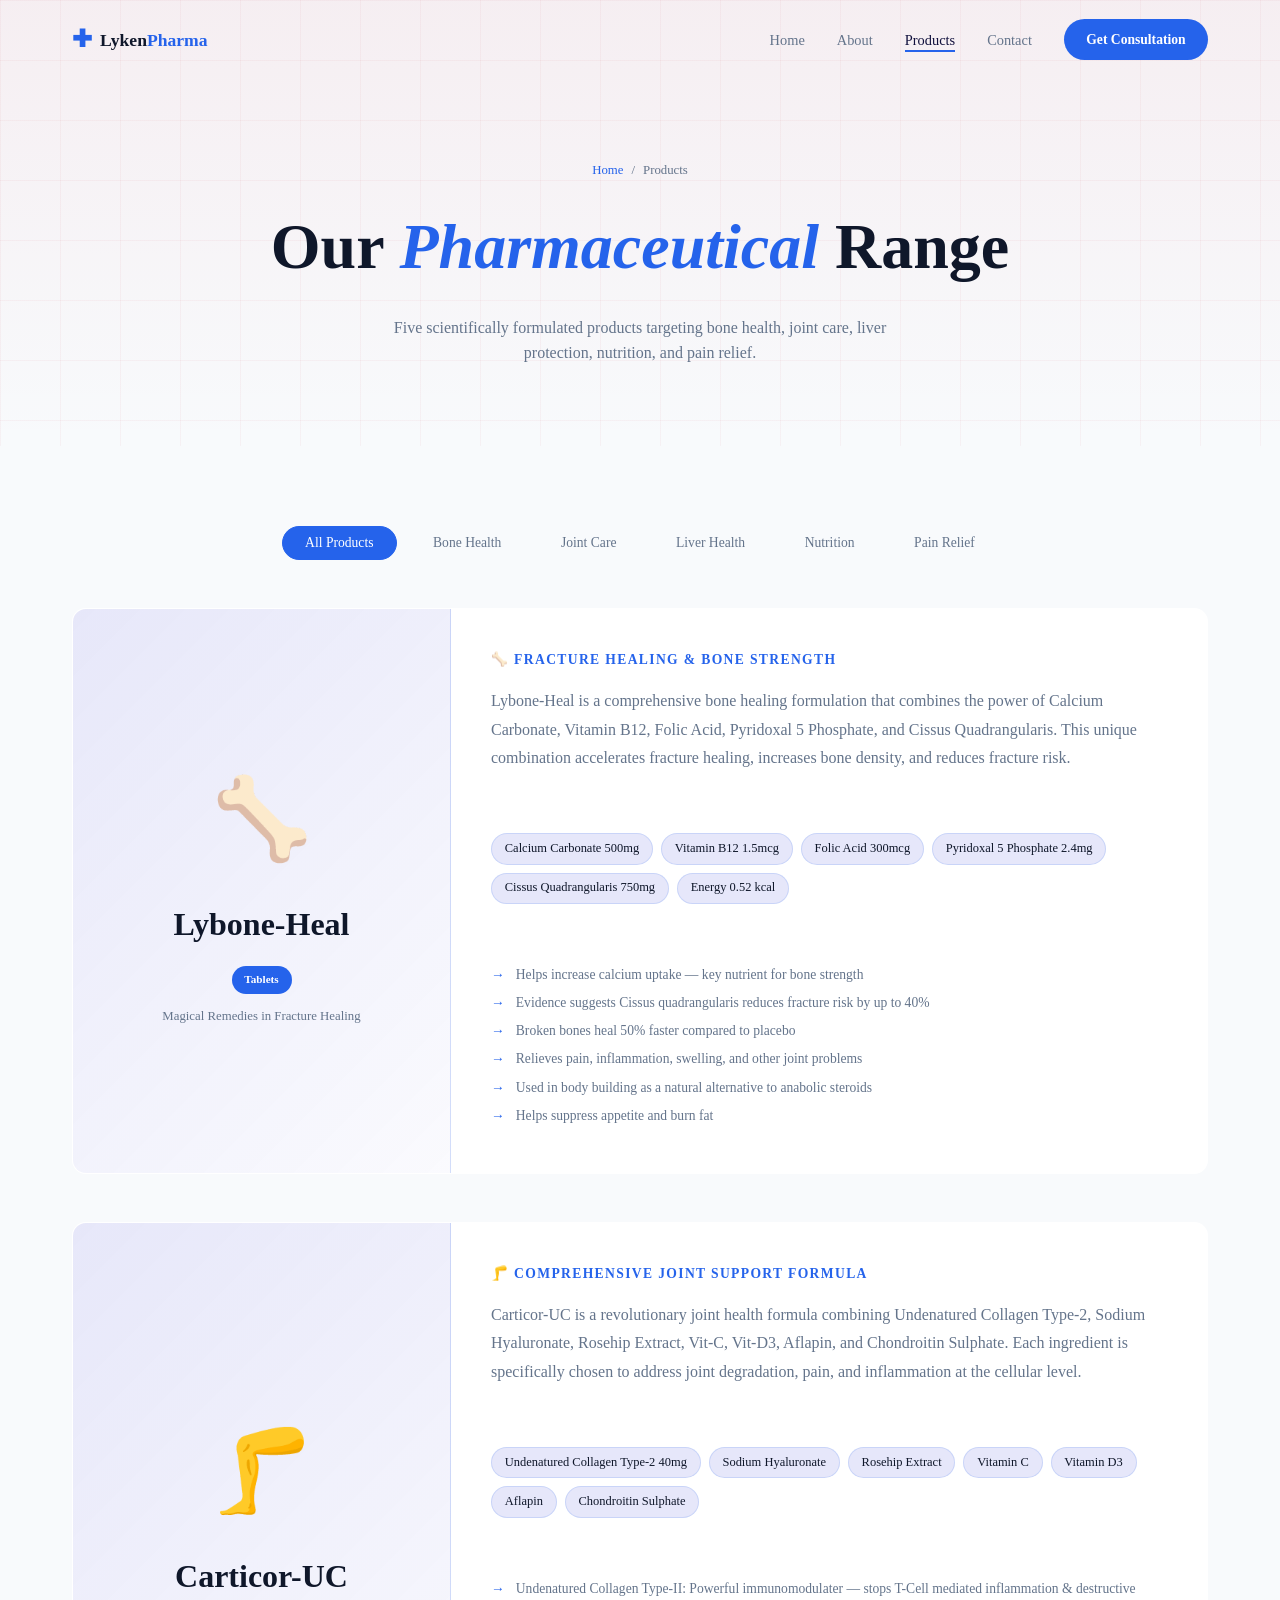
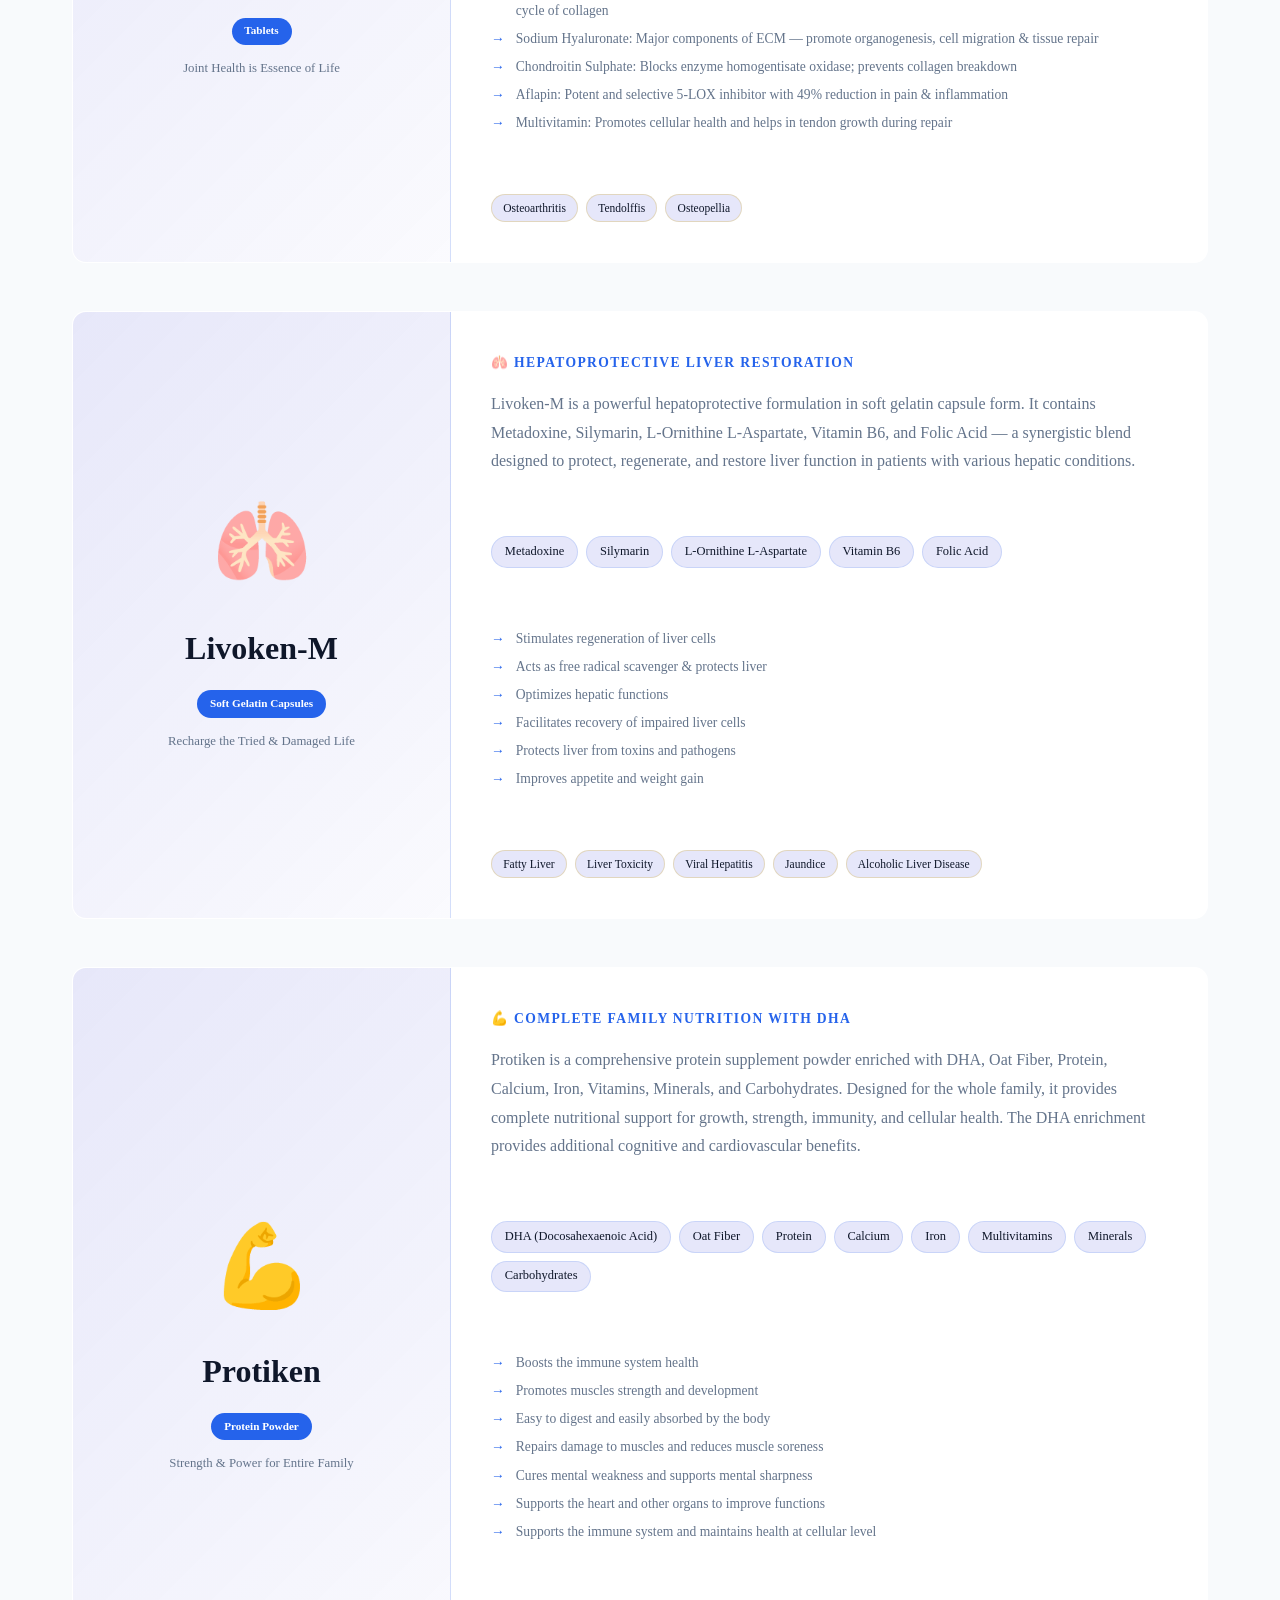
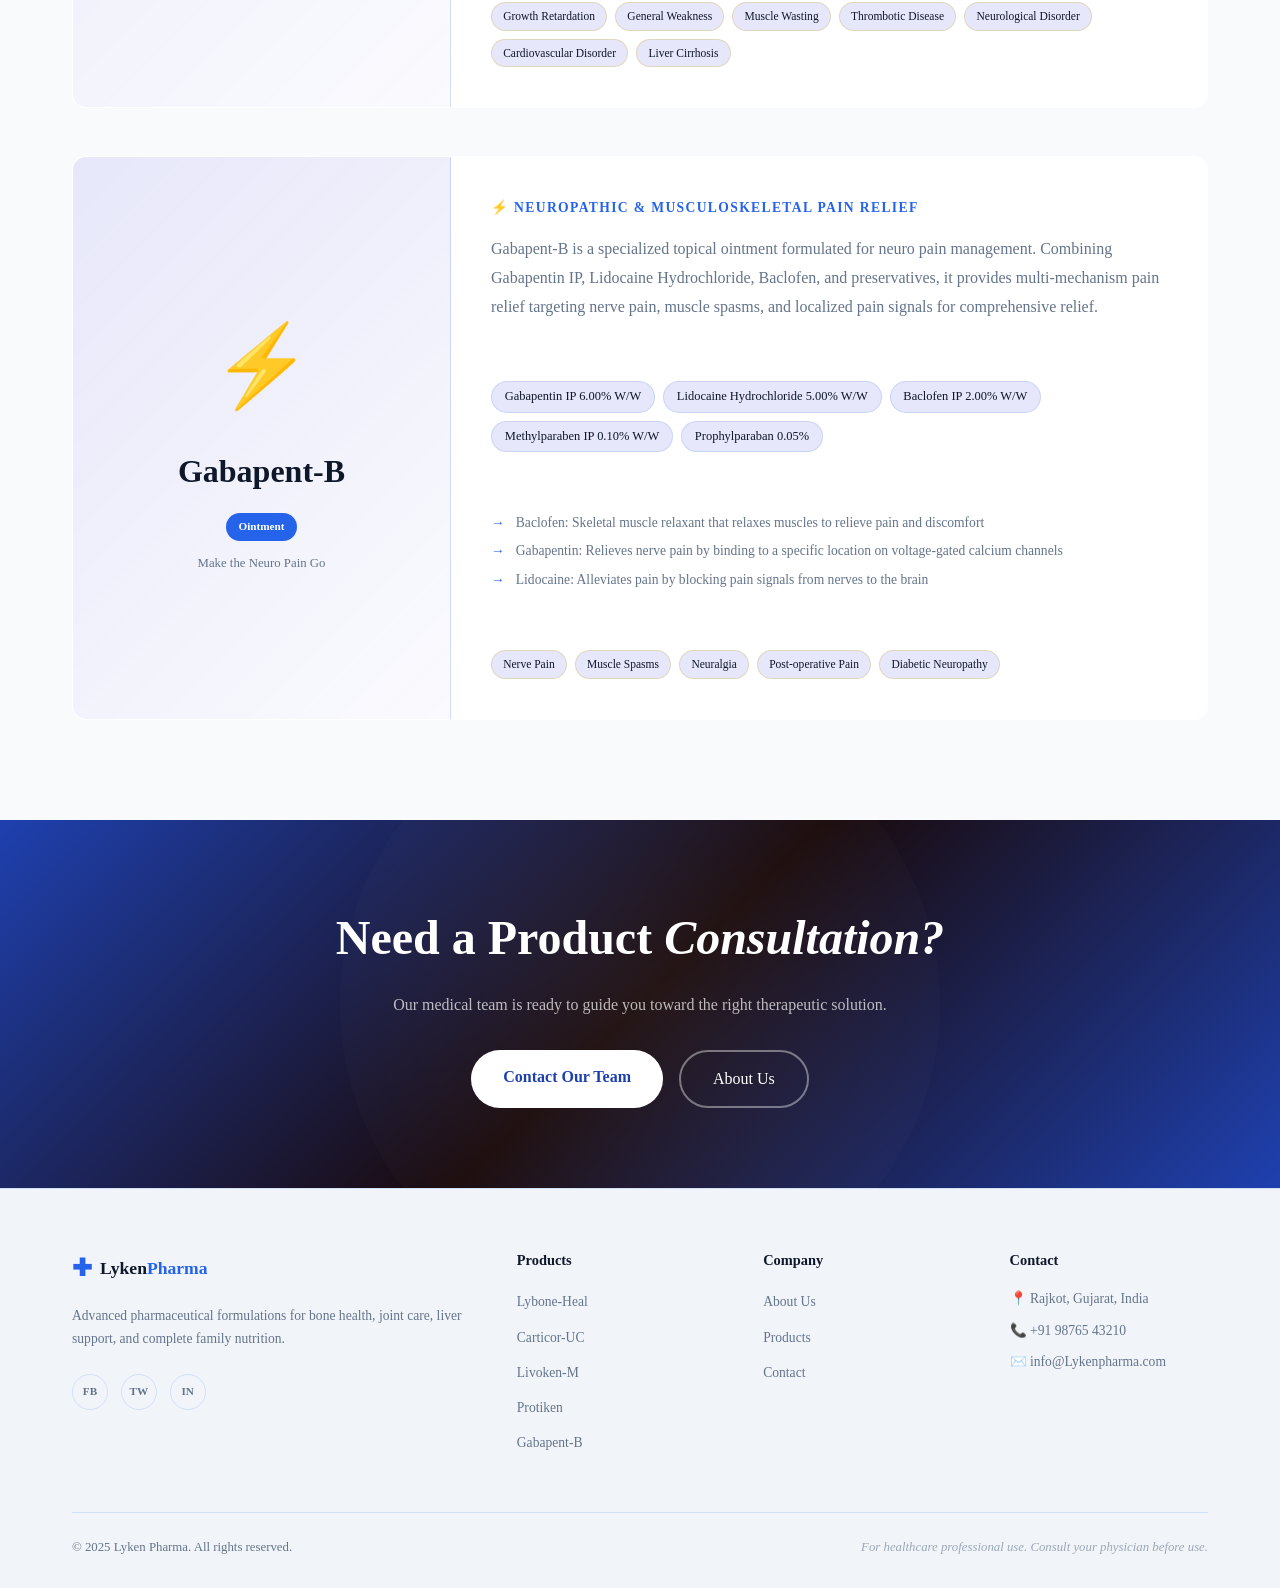
<file: services.html>
<!DOCTYPE html>
<html lang="en">
<head>
<meta charset="UTF-8">
<meta name="viewport" content="width=device-width, initial-scale=1.0">
<title>Products - Lyken Pharma</title>
<link href="https://fonts.googleapis.com/css2?family=Cormorant+Garamond:ital,wght@0,300;0,400;0,600;1,300&family=DM+Sans:wght@300;400;500;600&family=Bebas+Neue&display=swap" rel="stylesheet">
<link rel="stylesheet" href="style.css">
</head>
<body>

<nav class="navbar" id="navbar">
  <div class="nav-container">
    <a href="index.html" class="logo">
      <span class="logo-cross">✚</span>
      <span class="logo-text">Lyken<span class="logo-accent">Pharma</span></span>
    </a>
    <ul class="nav-links" id="navLinks">
      <li><a href="index.html" class="nav-link">Home</a></li>
      <li><a href="about.html" class="nav-link">About</a></li>
      <li><a href="services.html" class="nav-link active">Products</a></li>
      <li><a href="contact.html" class="nav-link">Contact</a></li>
    </ul>
    <a href="contact.html" class="cta-btn">Get Consultation</a>
    <button class="hamburger" id="hamburger"><span></span><span></span><span></span></button>
  </div>
</nav>

<section class="page-hero">
  <div class="breadcrumb animate-in" style="--delay:0.1s">
    <a href="index.html">Home</a> <span>/</span> Products
  </div>
  <h1 class="animate-in" style="--delay:0.2s">Our <em>Pharmaceutical</em> Range</h1>
  <p class="animate-in" style="--delay:0.3s">Five scientifically formulated products targeting bone health, joint care, liver protection, nutrition, and pain relief.</p>
</section>

<section class="products-full">
  <div class="container">
    <!-- Filter Tabs -->
    <div class="filter-tabs animate-in" style="--delay:0.4s">
      <button class="filter-tab active" data-filter="all">All Products</button>
      <button class="filter-tab" data-filter="bone">Bone Health</button>
      <button class="filter-tab" data-filter="joint">Joint Care</button>
      <button class="filter-tab" data-filter="liver">Liver Health</button>
      <button class="filter-tab" data-filter="nutrition">Nutrition</button>
      <button class="filter-tab" data-filter="pain">Pain Relief</button>
    </div>

    <div class="product-full-grid">

      <!-- Lybone-Heal -->
      <div class="product-detail-card reveal" id="lybone" data-category="bone">
        <div class="product-card-left">
          <div class="product-big-icon">🦴</div>
          <h3>Lybone-Heal</h3>
          <div class="product-type-badge">Tablets</div>
          <p style="color:var(--text-muted); font-size:0.8rem; margin-top:0.8rem; line-height:1.6;">Magical Remedies in Fracture Healing</p>
        </div>
        <div class="product-card-right">
          <div class="product-tagline">🦴 Fracture Healing & Bone Strength</div>
          <p class="product-desc">Lybone-Heal is a comprehensive bone healing formulation that combines the power of Calcium Carbonate, Vitamin B12, Folic Acid, Pyridoxal 5 Phosphate, and Cissus Quadrangularis. This unique combination accelerates fracture healing, increases bone density, and reduces fracture risk.</p>
          <div class="ingredients-section">
            <h5>Active Ingredients</h5>
            <div class="ingredients-list">
              <span class="ing-badge">Calcium Carbonate 500mg</span>
              <span class="ing-badge">Vitamin B12 1.5mcg</span>
              <span class="ing-badge">Folic Acid 300mcg</span>
              <span class="ing-badge">Pyridoxal 5 Phosphate 2.4mg</span>
              <span class="ing-badge">Cissus Quadrangularis 750mg</span>
              <span class="ing-badge">Energy 0.52 kcal</span>
            </div>
          </div>
          <div class="benefits-section">
            <h5>Key Benefits</h5>
            <ul class="benefits-list">
              <li>Helps increase calcium uptake — key nutrient for bone strength</li>
              <li>Evidence suggests Cissus quadrangularis reduces fracture risk by up to 40%</li>
              <li>Broken bones heal 50% faster compared to placebo</li>
              <li>Relieves pain, inflammation, swelling, and other joint problems</li>
              <li>Used in body building as a natural alternative to anabolic steroids</li>
              <li>Helps suppress appetite and burn fat</li>
            </ul>
          </div>
        </div>
      </div>

      <!-- Carticor-UC -->
      <div class="product-detail-card reveal" id="carticor" data-category="joint">
        <div class="product-card-left">
          <div class="product-big-icon">🦵</div>
          <h3>Carticor-UC</h3>
          <div class="product-type-badge">Tablets</div>
          <p style="color:var(--text-muted); font-size:0.8rem; margin-top:0.8rem; line-height:1.6;">Joint Health is Essence of Life</p>
        </div>
        <div class="product-card-right">
          <div class="product-tagline">🦵 Comprehensive Joint Support Formula</div>
          <p class="product-desc">Carticor-UC is a revolutionary joint health formula combining Undenatured Collagen Type-2, Sodium Hyaluronate, Rosehip Extract, Vit-C, Vit-D3, Aflapin, and Chondroitin Sulphate. Each ingredient is specifically chosen to address joint degradation, pain, and inflammation at the cellular level.</p>
          <div class="ingredients-section">
            <h5>Active Ingredients</h5>
            <div class="ingredients-list">
              <span class="ing-badge">Undenatured Collagen Type-2 40mg</span>
              <span class="ing-badge">Sodium Hyaluronate</span>
              <span class="ing-badge">Rosehip Extract</span>
              <span class="ing-badge">Vitamin C</span>
              <span class="ing-badge">Vitamin D3</span>
              <span class="ing-badge">Aflapin</span>
              <span class="ing-badge">Chondroitin Sulphate</span>
            </div>
          </div>
          <div class="benefits-section">
            <h5>Key Benefits</h5>
            <ul class="benefits-list">
              <li>Undenatured Collagen Type-II: Powerful immunomodulater — stops T-Cell mediated inflammation & destructive cycle of collagen</li>
              <li>Sodium Hyaluronate: Major components of ECM — promote organogenesis, cell migration & tissue repair</li>
              <li>Chondroitin Sulphate: Blocks enzyme homogentisate oxidase; prevents collagen breakdown</li>
              <li>Aflapin: Potent and selective 5-LOX inhibitor with 49% reduction in pain & inflammation</li>
              <li>Multivitamin: Promotes cellular health and helps in tendon growth during repair</li>
            </ul>
          </div>
          <div class="indications">
            <h5>Indicated For</h5>
            <div class="indication-tags">
              <span class="ind-tag">Osteoarthritis</span>
              <span class="ind-tag">Tendolffis</span>
              <span class="ind-tag">Osteopellia</span>
            </div>
          </div>
        </div>
      </div>

      <!-- Livoken-M -->
      <div class="product-detail-card reveal" id="livoken" data-category="liver">
        <div class="product-card-left">
          <div class="product-big-icon">🫁</div>
          <h3>Livoken-M</h3>
          <div class="product-type-badge">Soft Gelatin Capsules</div>
          <p style="color:var(--text-muted); font-size:0.8rem; margin-top:0.8rem; line-height:1.6;">Recharge the Tried & Damaged Life</p>
        </div>
        <div class="product-card-right">
          <div class="product-tagline">🫁 Hepatoprotective Liver Restoration</div>
          <p class="product-desc">Livoken-M is a powerful hepatoprotective formulation in soft gelatin capsule form. It contains Metadoxine, Silymarin, L-Ornithine L-Aspartate, Vitamin B6, and Folic Acid — a synergistic blend designed to protect, regenerate, and restore liver function in patients with various hepatic conditions.</p>
          <div class="ingredients-section">
            <h5>Active Ingredients</h5>
            <div class="ingredients-list">
              <span class="ing-badge">Metadoxine</span>
              <span class="ing-badge">Silymarin</span>
              <span class="ing-badge">L-Ornithine L-Aspartate</span>
              <span class="ing-badge">Vitamin B6</span>
              <span class="ing-badge">Folic Acid</span>
            </div>
          </div>
          <div class="benefits-section">
            <h5>Key Benefits</h5>
            <ul class="benefits-list">
              <li>Stimulates regeneration of liver cells</li>
              <li>Acts as free radical scavenger & protects liver</li>
              <li>Optimizes hepatic functions</li>
              <li>Facilitates recovery of impaired liver cells</li>
              <li>Protects liver from toxins and pathogens</li>
              <li>Improves appetite and weight gain</li>
            </ul>
          </div>
          <div class="indications">
            <h5>Indicated For</h5>
            <div class="indication-tags">
              <span class="ind-tag">Fatty Liver</span>
              <span class="ind-tag">Liver Toxicity</span>
              <span class="ind-tag">Viral Hepatitis</span>
              <span class="ind-tag">Jaundice</span>
              <span class="ind-tag">Alcoholic Liver Disease</span>
            </div>
          </div>
        </div>
      </div>

      <!-- Protiken -->
      <div class="product-detail-card reveal" id="protiken" data-category="nutrition">
        <div class="product-card-left">
          <div class="product-big-icon">💪</div>
          <h3>Protiken</h3>
          <div class="product-type-badge">Protein Powder</div>
          <p style="color:var(--text-muted); font-size:0.8rem; margin-top:0.8rem; line-height:1.6;">Strength & Power for Entire Family</p>
        </div>
        <div class="product-card-right">
          <div class="product-tagline">💪 Complete Family Nutrition with DHA</div>
          <p class="product-desc">Protiken is a comprehensive protein supplement powder enriched with DHA, Oat Fiber, Protein, Calcium, Iron, Vitamins, Minerals, and Carbohydrates. Designed for the whole family, it provides complete nutritional support for growth, strength, immunity, and cellular health. The DHA enrichment provides additional cognitive and cardiovascular benefits.</p>
          <div class="ingredients-section">
            <h5>Key Components</h5>
            <div class="ingredients-list">
              <span class="ing-badge">DHA (Docosahexaenoic Acid)</span>
              <span class="ing-badge">Oat Fiber</span>
              <span class="ing-badge">Protein</span>
              <span class="ing-badge">Calcium</span>
              <span class="ing-badge">Iron</span>
              <span class="ing-badge">Multivitamins</span>
              <span class="ing-badge">Minerals</span>
              <span class="ing-badge">Carbohydrates</span>
            </div>
          </div>
          <div class="benefits-section">
            <h5>Key Benefits</h5>
            <ul class="benefits-list">
              <li>Boosts the immune system health</li>
              <li>Promotes muscles strength and development</li>
              <li>Easy to digest and easily absorbed by the body</li>
              <li>Repairs damage to muscles and reduces muscle soreness</li>
              <li>Cures mental weakness and supports mental sharpness</li>
              <li>Supports the heart and other organs to improve functions</li>
              <li>Supports the immune system and maintains health at cellular level</li>
            </ul>
          </div>
          <div class="indications">
            <h5>Indicated For</h5>
            <div class="indication-tags">
              <span class="ind-tag">Growth Retardation</span>
              <span class="ind-tag">General Weakness</span>
              <span class="ind-tag">Muscle Wasting</span>
              <span class="ind-tag">Thrombotic Disease</span>
              <span class="ind-tag">Neurological Disorder</span>
              <span class="ind-tag">Cardiovascular Disorder</span>
              <span class="ind-tag">Liver Cirrhosis</span>
            </div>
          </div>
        </div>
      </div>

      <!-- Gabapent-B -->
      <div class="product-detail-card reveal" id="gabapent" data-category="pain">
        <div class="product-card-left">
          <div class="product-big-icon">⚡</div>
          <h3>Gabapent-B</h3>
          <div class="product-type-badge">Ointment</div>
          <p style="color:var(--text-muted); font-size:0.8rem; margin-top:0.8rem; line-height:1.6;">Make the Neuro Pain Go</p>
        </div>
        <div class="product-card-right">
          <div class="product-tagline">⚡ Neuropathic & Musculoskeletal Pain Relief</div>
          <p class="product-desc">Gabapent-B is a specialized topical ointment formulated for neuro pain management. Combining Gabapentin IP, Lidocaine Hydrochloride, Baclofen, and preservatives, it provides multi-mechanism pain relief targeting nerve pain, muscle spasms, and localized pain signals for comprehensive relief.</p>
          <div class="ingredients-section">
            <h5>Active Ingredients</h5>
            <div class="ingredients-list">
              <span class="ing-badge">Gabapentin IP 6.00% W/W</span>
              <span class="ing-badge">Lidocaine Hydrochloride 5.00% W/W</span>
              <span class="ing-badge">Baclofen IP 2.00% W/W</span>
              <span class="ing-badge">Methylparaben IP 0.10% W/W</span>
              <span class="ing-badge">Prophylparaban 0.05%</span>
            </div>
          </div>
          <div class="benefits-section">
            <h5>Mechanism of Action</h5>
            <ul class="benefits-list">
              <li>Baclofen: Skeletal muscle relaxant that relaxes muscles to relieve pain and discomfort</li>
              <li>Gabapentin: Relieves nerve pain by binding to a specific location on voltage-gated calcium channels</li>
              <li>Lidocaine: Alleviates pain by blocking pain signals from nerves to the brain</li>
            </ul>
          </div>
          <div class="indications">
            <h5>For Neuropathic Pain</h5>
            <div class="indication-tags">
              <span class="ind-tag">Nerve Pain</span>
              <span class="ind-tag">Muscle Spasms</span>
              <span class="ind-tag">Neuralgia</span>
              <span class="ind-tag">Post-operative Pain</span>
              <span class="ind-tag">Diabetic Neuropathy</span>
            </div>
          </div>
        </div>
      </div>

    </div>
  </div>
</section>

<section class="cta-banner">
  <div class="cta-bg-orb"></div>
  <div class="container">
    <div class="cta-inner">
      <h2>Need a Product <em>Consultation?</em></h2>
      <p>Our medical team is ready to guide you toward the right therapeutic solution.</p>
      <div class="cta-btns">
        <a href="contact.html" class="btn-white">Contact Our Team</a>
        <a href="about.html" class="btn-ghost-white">About Us</a>
      </div>
    </div>
  </div>
</section>

<footer class="footer">
  <div class="container">
    <div class="footer-grid">
      <div class="footer-brand">
        <div class="logo"><span class="logo-cross">✚</span><span class="logo-text">Lyken<span class="logo-accent">Pharma</span></span></div>
        <p>Advanced pharmaceutical formulations for bone health, joint care, liver support, and complete family nutrition.</p>
        <div class="social-links"><a href="#" class="social-link">FB</a><a href="#" class="social-link">TW</a><a href="#" class="social-link">IN</a></div>
      </div>
      <div class="footer-col"><h5>Products</h5><ul><li><a href="#lybone">Lybone-Heal</a></li><li><a href="#carticor">Carticor-UC</a></li><li><a href="#livoken">Livoken-M</a></li><li><a href="#protiken">Protiken</a></li><li><a href="#gabapent">Gabapent-B</a></li></ul></div>
      <div class="footer-col"><h5>Company</h5><ul><li><a href="about.html">About Us</a></li><li><a href="services.html">Products</a></li><li><a href="contact.html">Contact</a></li></ul></div>
      <div class="footer-col"><h5>Contact</h5><ul class="contact-list"><li>📍 Rajkot, Gujarat, India</li><li>📞 +91 98765 43210</li><li>✉️ info@Lykenpharma.com</li></ul></div>
    </div>
    <div class="footer-bottom"><p>© 2025 Lyken Pharma. All rights reserved.</p><p class="disclaimer">For healthcare professional use. Consult your physician before use.</p></div>
  </div>
</footer>

<script src="main.js"></script>
</body>
</html>
</file>
<file: style.css>
:root {
  /* ===== PRIMARY (Trust Blue) ===== */
  --primary: #2563EB;
  --primary-dark: #1E40AF;
  --primary-light: #60A5FA;

  /* ===== SECONDARY (Health Green) ===== */
  --accent: #22C55E;

  /* ===== BACKGROUND (Clean Medical) ===== */
  --dark: #F8FAFC;
  --dark2: #F1F5F9;
  --dark3: #FFFFFF;
  --dark4: #E2E8F0;

  /* ===== TEXT ===== */
  --text: #0F172A;
  --text-muted: #64748B;
  --text-muted2: #11113d;

  /* ===== LIGHT ===== */
  --light: #FFFFFF;
  --lighter: #FFFFFF;

  /* ===== BORDER & EFFECT ===== */
  --border: rgba(37, 99, 235, 0.15);
  --glow: rgba(37, 99, 235, 0.1);

  /* ===== UI ===== */
  --radius: 14px;
  --radius-sm: 8px;
  --shadow: 0 10px 30px rgba(0,0,0,0.05);
  --transition: all 0.3s ease;
}

/* ===== Reset & Base ===== */
*, *::before, *::after { box-sizing: border-box; margin: 0; padding: 0; }
html { scroll-behavior: smooth; }
body {
  font-family: var(--font-body);
  background: var(--dark);
  color: var(--text);
  overflow-x: hidden;
  line-height: 1.6;
}
a { text-decoration: none; color: inherit; }
ul { list-style: none; }
img { max-width: 100%; display: block; }

/* ===== Scrollbar ===== */
::-webkit-scrollbar { width: 4px; }
::-webkit-scrollbar-track { background: var(--dark2); }
::-webkit-scrollbar-thumb { background: var(--primary); border-radius: 2px; }

/* ===== Utility ===== */
.container { max-width: 1200px; margin: 0 auto; padding: 0 2rem; }
.section { padding: 100px 0; background: linear-gradient(to bottom, #F8FAFC, #F1F5F9);}
.section-header { text-align: center; margin-bottom: 4rem; }
.section-tag {
  display: inline-block;
  background: rgba(16 22 200 / 10%);
  border: 1px solid var(--border);
  color: var(--primary);
  font-size: 0.75rem;
  font-weight: 600;
  letter-spacing: 0.2em;
  text-transform: uppercase;
  padding: 0.4rem 1rem;
  border-radius: 50px;
  margin-bottom: 1rem;
}
.section-title {
  font-family: var(--font-serif);
  font-size: clamp(2rem, 4vw, 3rem);
  font-weight: 600;
  color: var(--text);
  line-height: 1.2;
}
.section-title em { color: var(--primary); font-style: italic; }
.section-desc { color: var(--text-muted); max-width: 560px; margin: 1rem auto 0; }

/* ===== Navbar ===== */
.navbar {
  position: fixed; top: 0; left: 0; right: 0; z-index: 1000;
  padding: 1.2rem 0;
  transition: var(--transition);
}
.navbar.scrolled {
  background: rgba(255,255,255,0.9);
  backdrop-filter: blur(10px);
  border-bottom: 1px solid var(--border);
  padding: 0.8rem 0;
}
.nav-container {
  max-width: 1200px; margin: 0 auto; padding: 0 2rem;
  display: flex; align-items: center; gap: 2rem; justify-content: space-between;
}
.logo {
  display: flex; align-items: center; gap: 0.5rem;
  font-family: var(--font-body); font-weight: 600;
}
.logo-cross { color: var(--primary); font-size: 1.5rem; animation: pulse 2s infinite; }
.logo-text { font-size: 1.1rem; color: var(--text); }
.logo-accent { color: var(--primary); }
.nav-links {
  display: flex; gap: 2rem; margin-left: auto;
}
.nav-link {
  font-size: 0.9rem; font-weight: 500; color: var(--text-muted);
  position: relative; padding-bottom: 4px; transition: color 0.3s;
}
.nav-link::after {
  content: ''; position: absolute; bottom: 0; left: 0;
  width: 0; height: 2px; background: var(--primary);
  transition: width 0.3s ease;
}
.nav-link:hover, .nav-link.active { color: var(--text-muted2); transition: var(--transition); }
.nav-link:hover::after, .nav-link.active::after { width: 100%; }
.cta-btn {
  background: var(--primary); color: white;
  padding: 0.6rem 1.4rem; border-radius: 50px;
  font-size: 0.85rem; font-weight: 600;
  transition: var(--transition);
  white-space: nowrap;
}
.cta-btn:hover { background: var(--primary-dark); transform: translateY(-2px); box-shadow: 0 8px 25px rgba(22, 16, 200, 0.4); }
.hamburger { display: none; flex-direction: column; gap: 5px; background: none; border: none; cursor: pointer; padding: 4px; }
.hamburger span { display: block; width: 24px; height: 2px; background: var(--text); transition: var(--transition); border-radius: 2px; }

/* ===== Hero ===== */
.hero {
  min-height: 100vh; display: flex; align-items: center;
  position: relative; overflow: hidden;
  padding: 120px 2rem 60px;
  background: linear-gradient(135deg, #F8FAFC 0%, #E0F2FE 100%);
}
.hero-bg {
  position: absolute; inset: 0; pointer-events: none;
}
.hero-orb {
  position: absolute; border-radius: 50%;
  filter: blur(80px); opacity: 0.15;
}
.orb1 {
  width: 600px; height: 600px;
  background: radial-gradient(circle, var(--primary), transparent);
  top: -200px; right: -100px;
  animation: orbFloat 8s ease-in-out infinite;
}
.orb2 {
  width: 400px; height: 400px;
  background: radial-gradient(circle, #8B0000, transparent);
  bottom: 0; left: -100px;
  animation: orbFloat 10s ease-in-out infinite reverse;
}
.orb3 {
  width: 300px; height: 300px;
  background: radial-gradient(circle, var(--accent), transparent);
  top: 40%; left: 40%;
  animation: orbFloat 12s ease-in-out infinite;
  opacity: 0.08;
}
.grid-lines {
  position: absolute; inset: 0;
  background-image: 
    linear-gradient(rgba(200,16,46,0.04) 1px, transparent 1px),
    linear-gradient(90deg, rgba(200,16,46,0.04) 1px, transparent 1px);
  background-size: 60px 60px;
}
.hero-content {
  max-width: 620px; position: relative; z-index: 2;
}
.hero-badge {
  display: inline-flex; align-items: center; gap: 0.5rem;
  background: rgba(37, 99, 235, 0.1);
  border: 1px solid rgba(37, 99, 235, 0.2);
  color: var(--primary);
  /* background: rgba(200,16,46,0.1); */
  /* border: 1px solid rgba(200,16,46,0.3); */
  color: var(--primary); padding: 0.4rem 1rem; border-radius: 50px;
  font-size: 0.8rem; font-weight: 500; margin-bottom: 1.5rem;
}
.badge-dot {
  width: 6px; height: 6px; background: var(--primary); border-radius: 50%;
  animation: blink 1.5s infinite;
}
.hero-title {
  font-family: var(--font-serif);
  font-size: clamp(3rem, 6vw, 5.5rem);
  line-height: 1.05;
  font-weight: 600;
  color: var(--text);
  margin-bottom: 1.5rem;
}
.title-line { display: block; }
.accent-text { color: var(--primary); font-style: italic; }
.hero-subtitle {
  color: var(--text-muted); font-size: 1.05rem;
  max-width: 500px; margin-bottom: 2.5rem; line-height: 1.8;
}
.hero-actions { display: flex; gap: 1rem; align-items: center; flex-wrap: wrap; margin-bottom: 3rem; }
.btn-primary {
  display: inline-flex; align-items: center; gap: 0.5rem;
  background: var(--primary); color: white;
  padding: 0.9rem 2rem; border-radius: 50px;
  font-weight: 600; font-size: 0.95rem;
  transition: var(--transition); position: relative; overflow: hidden;
}
.btn-primary::before {
  content: ''; position: absolute; inset: 0;
  background: linear-gradient(45deg, transparent, rgba(255,255,255,0.1), transparent);
  transform: translateX(-100%); transition: transform 0.5s;
}
.btn-primary:hover { background: var(--primary-dark); transform: translateY(-3px); box-shadow: 0 15px 40px rgba(16, 53, 200, 0.4); }
.btn-primary:hover::before { transform: translateX(100%); }
.btn-ghost {
  display: inline-flex; align-items: center; gap: 0.5rem;
  border: 1.5px solid rgba(245,240,235,0.3); color: var(--text);
  padding: 0.9rem 2rem; border-radius: 50px;
  font-weight: 500; font-size: 0.95rem; transition: var(--transition);
}
.btn-ghost:hover { border-color: var(--primary); color: var(--primary); transform: translateY(-3px); }
.hero-stats {
  display: flex; gap: 2rem; align-items: center; flex-wrap: wrap;
}
.stat-item { text-align: center; }
.stat-num {
  font-family: var(--font-display);
  font-size: 2.5rem; color: var(--text); line-height: 1;
}
.stat-plus { font-size: 1.5rem; color: var(--primary); font-weight: 700; }
.stat-label { display: block; font-size: 0.75rem; color: var(--text-muted); margin-top: 0.2rem; text-transform: uppercase; letter-spacing: 0.1em; }
.stat-divider { width: 1px; height: 40px; background: var(--border); }
.hero-visual {
  position: absolute; right: 5%; top: 50%; transform: translateY(-50%);
  width: 400px; height: 400px; display: flex; align-items: center; justify-content: center;
}
.pill-float {
  position: absolute; z-index: 3;
  animation: floatPill 4s ease-in-out infinite;
}
.pill-inner {
  display: flex; align-items: center; gap: 0.5rem;
  background: rgba(26,26,26,0.9); border: 1px solid var(--border);
  backdrop-filter: blur(10px);
  padding: 0.6rem 1rem; border-radius: 50px;
  font-size: 0.8rem; font-weight: 500; color: var(--light);
  white-space: nowrap;
  box-shadow: 0 8px 30px rgba(0,0,0,0.3);
}
.pill1 { top: 5%; left: 0; animation-delay: 0s; }
.pill2 { top: 20%; right: -10%; animation-delay: 1s; }
.pill3 { bottom: 20%; right: -5%; animation-delay: 2s; }
.pill4 { bottom: 5%; left: 5%; animation-delay: 0.5s; }
.center-emblem {
  position: relative; display: flex; align-items: center; justify-content: center;
}
.emblem-ring {
  position: absolute; border-radius: 50%; border: 1px solid var(--border);
}
.r1 { width: 200px; height: 200px; animation: spinSlow 20s linear infinite; }
.r2 { width: 280px; height: 280px; animation: spinSlow 30s linear infinite reverse; border-style: dashed; }
.r3 { width: 360px; height: 360px; animation: spinSlow 40s linear infinite; opacity: 0.3; }
.emblem-core {
  width: 100px; height: 100px; border-radius: 50%;
  background: radial-gradient(circle, var(--primary) 0%, var(--primary-dark) 100%);
  display: flex; align-items: center; justify-content: center;
  box-shadow: 0 0 60px rgba(37, 100, 235, 0.397);
}
.emblem-cross { font-size: 2.5rem; color: white; }
.scroll-indicator {
  position: absolute; bottom: 2rem; left: 50%; transform: translateX(-50%);
  display: flex; flex-direction: column; align-items: center; gap: 0.5rem;
  font-size: 0.75rem; color: var(--text-muted); letter-spacing: 0.2em;
  text-transform: uppercase;
}
.scroll-line {
  width: 1px; height: 50px; background: linear-gradient(to bottom, var(--primary), transparent);
  animation: scrollPulse 2s ease-in-out infinite;
}

/* ===== Product Cards ===== */
.product-grid {
  display: grid; grid-template-columns: repeat(auto-fit, minmax(220px, 1fr));
  gap: 1.5rem;
}
.product-card {
  position: relative; overflow: hidden;
  background: var(--dark); border: 1px solid #E2E8F0; 
  box-shadow: 0 8px 25px rgba(0,0,0,0.05);
  border-radius: var(--radius); padding: 1.8rem;
  transition: var(--transition); cursor: pointer;
}
.product-card:hover {
  border-color: var(--primary);
  box-shadow: 0 15px 40px rgba(37, 99, 235, 0.15);
  transform: translateY(-8px);
  border-color: var(--border);
  /* box-shadow: 0 20px 60px rgba(200,16,46,0.15);   */
}
.product-card.featured {
 background: linear-gradient(135deg, #ffffff, #EFF6FF);
  border-color: rgba(37, 99, 235, 0.3);
}
.card-glow {
  position: absolute; top: -50%; left: -50%; width: 200%; height: 200%;
  background: radial-gradient(circle, rgba(16 27 200 / 5%), transparent 60%);
  opacity: 0; transition: opacity 0.4s; pointer-events: none;
}
.product-card:hover .card-glow { opacity: 1; }
.featured-badge {
  position: absolute; top: 1rem; right: 1rem;
  background: linear-gradient(135deg, #2563EB, #60A5FA); color: white;
  font-size: 0.7rem; font-weight: 600; padding: 0.2rem 0.7rem;
  border-radius: 50px; letter-spacing: 0.05em;
}
.card-icon-wrap {
  width: 56px; height: 56px; border-radius: var(--radius-sm);
   background: rgba(37, 99, 235, 0.08);
  border: 1px solid rgba(37, 99, 235, 0.2);
  display: flex; align-items: center; justify-content: center;
  margin-bottom: 1rem; transition: var(--transition);
}
.product-card:hover .card-icon-wrap { background: rgba(34, 197, 94, 0.15); transform: scale(1.1); }
.card-emoji { font-size: 1.5rem; }
.card-tag { font-size: 0.7rem; color: var(--primary); text-transform: uppercase; letter-spacing: 0.15em; font-weight: 600; margin-bottom: 0.5rem; }
.card-title { font-family: var(--font-serif); font-size: 1.4rem; font-weight: 600; color: var(--text); margin-bottom: 0.7rem; }
.card-desc { font-size: 0.82rem; color: var(--text-muted); line-height: 1.6; margin-bottom: 1rem; }
.card-ingredients { display: flex; flex-wrap: wrap; gap: 0.4rem; margin-bottom: 1.2rem; }
.ingredient-tag {
  background: rgba(255,255,255,0.05); border: 1px solid rgba(255,255,255,0.1);
  padding: 0.2rem 0.6rem; border-radius: 50px; font-size: 0.7rem; color: var(--text-muted);
}
.card-link {
  display: inline-flex; align-items: center; gap: 0.4rem;
  color: var(--primary); font-size: 0.85rem; font-weight: 600;
  transition: gap 0.3s;
}
.card-link:hover { gap: 0.8rem; }
.center-cta { text-align: center; margin-top: 3rem; }

/* ===== Why Us ===== */
.why-us { background: #F1F5F9; }
.why-inner {
  display: grid; grid-template-columns: 1fr 1fr; gap: 5rem; align-items: center;
}
.why-left p { color: var(--text-muted); line-height: 1.8; }
.feature-item {
  display: flex; gap: 1.2rem; align-items: flex-start;
  padding: 1.2rem; border-radius: var(--radius);
  transition: var(--transition); margin-bottom: 0.5rem;
}
.feature-item:hover { background: rgba(37, 99, 235, 0.05); transform: translateX(5px); }
.feature-icon { font-size: 1.8rem; flex-shrink: 0; }
.feature-item h4 { color: var(--text); font-weight: 600; margin-bottom: 0.3rem; }
.feature-item p { font-size: 0.85rem; color: var(--text-muted); line-height: 1.6; }

/* ===== Testimonials ===== */
.testi-grid { display: grid; grid-template-columns: repeat(auto-fit, minmax(280px, 1fr)); gap: 1.5rem; }
.testi-card {
  background: var(--dark3); border: 1px solid rgba(255,255,255,0.06);
  border-radius: var(--radius); padding: 2rem;
  transition: var(--transition);
}
.testi-card:hover { transform: translateY(-5px); border-color: var(--border); }
.stars { color: var(--accent); font-size: 1.1rem; margin-bottom: 1rem; }
.testi-card p { color: var(--text-muted); font-style: italic; line-height: 1.7; margin-bottom: 1.5rem; }
.testi-author { display: flex; align-items: center; gap: 1rem; }
.author-avatar {
  width: 40px; height: 40px; border-radius: 50%;
  background: linear-gradient(135deg, var(--primary), var(--primary-dark));
  display: flex; align-items: center; justify-content: center;
  font-size: 0.75rem; font-weight: 700; color: white; flex-shrink: 0;
}
.testi-author strong { display: block; color: var(--light); font-size: 0.9rem; }
.testi-author span { font-size: 0.75rem; color: var(--text-muted); }

/* ===== CTA Banner ===== */
.cta-banner {
  background: linear-gradient(135deg, var(--primary-dark) 0%, #1a0a0a 50%, var(--primary-dark) 100%);
  position: relative; overflow: hidden; padding: 80px 0;
}
.cta-bg-orb {
  position: absolute; width: 600px; height: 600px; border-radius: 50%;
  background: radial-gradient(circle, rgba(255,255,255,0.05), transparent);
  top: 50%; left: 50%; transform: translate(-50%, -50%);
}
.cta-inner { text-align: center; position: relative; z-index: 2; }
.cta-inner h2 { font-family: var(--font-serif); font-size: clamp(2rem, 4vw, 3rem); font-weight: 600; color: white; margin-bottom: 1rem; }
.cta-inner h2 em { font-style: italic; }
.cta-inner p { color: rgba(255,255,255,0.7); margin-bottom: 2rem; }
.cta-btns { display: flex; gap: 1rem; justify-content: center; flex-wrap: wrap; }
.btn-white {
  background: white; color: var(--primary-dark);
  padding: 0.9rem 2rem; border-radius: 50px; font-weight: 700;
  transition: var(--transition);
}
.btn-white:hover { transform: translateY(-3px); box-shadow: 0 15px 40px rgba(0,0,0,0.3); }
.btn-ghost-white {
  border: 2px solid rgba(255,255,255,0.4); color: white;
  padding: 0.9rem 2rem; border-radius: 50px; font-weight: 500;
  transition: var(--transition);
}
.btn-ghost-white:hover { border-color: white; transform: translateY(-3px); }

/* ===== Footer ===== */
.footer { background: var(--dark2); border-top: 1px solid var(--border); padding: 60px 0 30px; }
.footer-grid { display: grid; grid-template-columns: 2fr 1fr 1fr 1fr; gap: 3rem; margin-bottom: 3rem; }
.footer-brand p { color: var(--text-muted); font-size: 0.85rem; margin: 1rem 0 1.5rem; line-height: 1.7; }
.social-links { display: flex; gap: 0.8rem; }
.social-link {
  width: 36px; height: 36px; border-radius: 50%;
  border: 1px solid var(--border); display: flex; align-items: center; justify-content: center;
  font-size: 0.7rem; font-weight: 700; color: var(--text-muted);
  transition: var(--transition);
}
.social-link:hover { background: var(--primary); border-color: var(--primary); color: white; }
.footer-col h5 { color: var(--text); font-weight: 600; margin-bottom: 1rem; font-size: 0.9rem; }
.footer-col ul li { margin-bottom: 0.6rem; }
.footer-col ul a { color: var(--text-muted); font-size: 0.85rem; transition: color 0.3s; }
.footer-col ul a:hover { color: var(--primary); }
.contact-list li { color: var(--text-muted); font-size: 0.85rem; }
.footer-bottom {
  border-top: 1px solid var(--border); padding-top: 1.5rem;
  display: flex; justify-content: space-between; align-items: center; flex-wrap: gap;
  gap: 1rem;
}
.footer-bottom p { font-size: 0.8rem; color: var(--text-muted); }
.disclaimer { font-style: italic; opacity: 0.6; }

/* ===== Page Hero (Inner Pages) ===== */
.page-hero {
  padding: 160px 2rem 80px;
  background: linear-gradient(to bottom, rgba(200,16,46,0.05), transparent);
  text-align: center; position: relative; overflow: hidden;
}
.page-hero::before {
  content: ''; position: absolute; inset: 0;
  background-image: 
    linear-gradient(rgba(200,16,46,0.04) 1px, transparent 1px),
    linear-gradient(90deg, rgba(200,16,46,0.04) 1px, transparent 1px);
  background-size: 60px 60px;
  pointer-events: none;
}
.page-hero h1 { font-family: var(--font-serif); font-size: clamp(2.5rem, 5vw, 4rem); font-weight: 600; color: var(--text); }
.page-hero h1 em { color: var(--primary); font-style: italic; }
.page-hero p { color: var(--text-muted); max-width: 500px; margin: 1rem auto 0; }
.breadcrumb {
  display: flex; justify-content: center; gap: 0.5rem;
  font-size: 0.8rem; color: var(--text-muted);
  margin-bottom: 1rem;
}
.breadcrumb a { color: var(--primary); }

/* ===== About Page ===== */
.about-story { padding: 100px 0; }
.about-grid { display: grid; grid-template-columns: 1fr 1fr; gap: 5rem; align-items: center; }
.about-visual {
  position: relative; aspect-ratio: 1;
  display: flex; align-items: center; justify-content: center;
}
.about-bg-card {
  position: absolute; inset: 0;
  background: linear-gradient(135deg, rgba(16 22 200 / 10%), rgba(16 22 200 / 5%));
  border: 1px solid var(--border); border-radius: var(--radius);
  transform: rotate(3deg);
}
.about-main-card {
  position: relative; z-index: 2;
  background: var(--dark3); border: 1px solid var(--border);
  border-radius: var(--radius); padding: 3rem;
  text-align: center; width: 90%;
}
.about-icon { font-size: 4rem; margin-bottom: 1rem; }
.about-main-card h3 { font-family: var(--font-serif); font-size: 1.8rem; color: var(--light); margin-bottom: 0.5rem; }
.about-main-card p { color: var(--text-muted); font-size: 0.9rem; }
.about-text .section-tag { display: inline-block; margin-bottom: 1rem; }
.about-text .section-title { text-align: left; margin-bottom: 1.5rem; }
.about-text p { color: var(--text-muted); line-height: 1.8; margin-bottom: 1rem; }
.values-grid { display: grid; grid-template-columns: 1fr 1fr; gap: 1rem; margin-top: 2rem; }
.value-card {
  background: var(--dark3); border: 1px solid rgba(255,255,255,0.05);
  border-radius: var(--radius-sm); padding: 1.2rem;
  transition: var(--transition);
}
.value-card:hover { border-color: var(--border); transform: translateY(-3px); }
.value-card .value-icon { font-size: 1.5rem; margin-bottom: 0.5rem; }
.value-card h5 { color: var(--light); font-weight: 600; margin-bottom: 0.3rem; font-size: 0.9rem; }
.value-card p { font-size: 0.8rem; color: var(--text-muted); }
.team-section { background: var(--dark2); padding: 100px 0; }
.team-grid { display: grid; grid-template-columns: repeat(auto-fit, minmax(240px, 1fr)); gap: 2rem; }
.team-card {
  background: var(--dark3); border: 1px solid rgba(255,255,255,0.06);
  border-radius: var(--radius); padding: 2rem; text-align: center;
  transition: var(--transition);
}
.team-card:hover { transform: translateY(-8px); border-color: var(--border); }
.team-avatar {
  width: 80px; height: 80px; border-radius: 50%; margin: 0 auto 1rem;
  background: linear-gradient(135deg, var(--primary), var(--primary-dark));
  display: flex; align-items: center; justify-content: center;
  font-size: 1.5rem; font-weight: 700; color: white;
}
.team-card h4 { color: var(--light); font-weight: 600; margin-bottom: 0.3rem; }
.team-card .role { color: var(--primary); font-size: 0.8rem; font-weight: 500; margin-bottom: 0.7rem; }
.team-card p { font-size: 0.82rem; color: var(--text-muted); }

/* ===== Services/Products Page ===== */
.products-full { padding: 80px 0 100px; }
.filter-tabs {
  display: flex; gap: 0.8rem; justify-content: center; flex-wrap: wrap; margin-bottom: 3rem;
}
.filter-tab {
  padding: 0.5rem 1.4rem; border-radius: 50px;
  border: 1px solid rgba(255,255,255,0.1); background: transparent;
  color: var(--text-muted); font-size: 0.85rem; cursor: pointer;
  transition: var(--transition); font-family: var(--font-body);
}
.filter-tab:hover, .filter-tab.active {
  background: var(--primary); border-color: var(--primary); color: white;
}
.product-full-grid { display: grid; gap: 3rem; }
.product-detail-card {
  background: var(--dark3); border: 1px solid rgba(255,255,255,0.06);
  border-radius: var(--radius); overflow: hidden;
  display: grid; grid-template-columns: 1fr 2fr;
  transition: var(--transition);
}
.product-detail-card:hover { border-color: var(--border); box-shadow: 0 20px 60px rgba(16, 31, 200, 0.1); }
.product-card-left {
  background: linear-gradient(135deg, rgba(16 22 200 / 10%), rgba(16 22 200 / 2%));
  padding: 3rem 2rem; display: flex; flex-direction: column; align-items: center; justify-content: center;
  text-align: center; border-right: 1px solid var(--border);
}
.product-big-icon { font-size: 5rem; margin-bottom: 1rem; }
.product-card-left h3 { font-family: var(--font-serif); font-size: 2rem; color: var(--text); margin-bottom: 0.5rem; }
.product-type-badge {
  background: var(--primary); color: white;
  font-size: 0.7rem; font-weight: 600; padding: 0.3rem 0.8rem;
  border-radius: 50px; margin-top: 0.5rem;
}
.product-card-right { padding: 2.5rem; }
.product-tagline { color: var(--primary); font-size: 0.85rem; font-weight: 600; text-transform: uppercase; letter-spacing: 0.1em; margin-bottom: 1rem; }
.product-desc { color: var(--text-muted); line-height: 1.8; margin-bottom: 1.5rem; }
.ingredients-section h5 { color: var(--light); font-weight: 600; margin-bottom: 0.8rem; font-size: 0.9rem; }
.ingredients-list { display: flex; flex-wrap: wrap; gap: 0.5rem; margin-bottom: 1.5rem; }
.ing-badge {
  background: rgba(16 22 200 / 10%); border: 1px solid var(--border);
  color: var(--text); font-size: 0.78rem; padding: 0.3rem 0.8rem; border-radius: 50px;
}
.benefits-section h5 { color: var(--light); font-weight: 600; margin-bottom: 0.8rem; font-size: 0.9rem; }
.benefits-list { list-style: none; }
.benefits-list li {
  display: flex; gap: 0.7rem; align-items: flex-start;
  color: var(--text-muted); font-size: 0.85rem; margin-bottom: 0.4rem;
}
.benefits-list li::before { content: '→'; color: var(--primary); flex-shrink: 0; font-weight: 700; }
.indications { margin-top: 1.5rem; }
.indications h5 { color: var(--light); font-weight: 600; margin-bottom: 0.8rem; font-size: 0.9rem; }
.indication-tags { display: flex; flex-wrap: wrap; gap: 0.5rem; }
.ind-tag {
  background: rgba(16 22 200 / 10%); border: 1px solid rgba(212,175,55,0.3);
  color: var(--text); font-size: 0.72rem; padding: 0.25rem 0.7rem; border-radius: 50px;
}

/* ===== Contact Page ===== */
.contact-section { padding: 80px 0 100px; }
.contact-grid { display: grid; grid-template-columns: 1fr 1.5fr; gap: 4rem; }
.contact-info h3 { font-family: var(--font-serif); font-size: 2rem; color: var(--text); margin-bottom: 1rem; }
.contact-info p { color: var(--text-muted); line-height: 1.8; margin-bottom: 2rem; }
.contact-item {
  display: flex; gap: 1rem; align-items: center;
  padding: 1.2rem; background: var(--dark3); border: 1px solid rgba(255,255,255,0.06);
  border-radius: var(--radius-sm); margin-bottom: 1rem; transition: var(--transition);
}
.contact-item:hover { border-color: var(--border); transform: translateX(5px); }
.contact-icon {
  width: 44px; height: 44px; border-radius: var(--radius-sm);
  background: rgba(16 22 200 / 10%); border: 1px solid var(--border);
  display: flex; align-items: center; justify-content: center;
  font-size: 1.1rem; flex-shrink: 0;
}
.contact-item h5 { color: var(--light); font-weight: 600; margin-bottom: 0.2rem; font-size: 0.9rem; }
.contact-item p { color: var(--text-muted); font-size: 0.85rem; }
.contact-form {
  background: var(--dark3); border: 1px solid rgba(255,255,255,0.06);
  border-radius: var(--radius); padding: 2.5rem;
}
.contact-form h3 { font-family: var(--font-serif); font-size: 1.8rem; color: var(--light); margin-bottom: 2rem; }
.form-row { display: grid; grid-template-columns: 1fr 1fr; gap: 1rem; margin-bottom: 1rem; }
.form-group { margin-bottom: 1rem; }
.form-group label { display: block; font-size: 0.82rem; color: var(--text-muted); margin-bottom: 0.4rem; font-weight: 500; }
.form-group input, .form-group textarea, .form-group select {
  width: 100%; background: rgba(255,255,255,0.04); border: 1px solid rgba(0, 0, 0, 0.075);
  border-radius: var(--radius-sm); padding: 0.8rem 1rem;
  color: var(--text); font-family: var(--font-body); font-size: 0.9rem;
  transition: border-color 0.3s; outline: none;
}
.form-group input:focus, .form-group textarea:focus, .form-group select:focus {
  border-color: var(--primary);
}
.form-group textarea { resize: vertical; min-height: 120px; }
.form-group select option { background: var(--dark3); }
.submit-btn {
  width: 100%; background: var(--primary); color: white; border: none;
  padding: 1rem; border-radius: var(--radius-sm); font-size: 1rem; font-weight: 600;
  cursor: pointer; transition: var(--transition); font-family: var(--font-body);
  display: flex; align-items: center; justify-content: center; gap: 0.5rem;
}
.submit-btn:hover { background: var(--primary-dark); transform: translateY(-2px); box-shadow: 0 10px 30px rgba(16, 31, 200, 0.4); }
.form-success {
  text-align: center; padding: 2rem; display: none;
}
.form-success.show { display: block; }
.success-icon { font-size: 3rem; margin-bottom: 1rem; }
.faq-section { background: var(--dark2); padding: 80px 0; }
.faq-grid { max-width: 800px; margin: 0 auto; }
.faq-item {
  border-bottom: 1px solid rgba(255,255,255,0.06); padding: 1.5rem 0;
  cursor: pointer;
}
.faq-question {
  display: flex; justify-content: space-between; align-items: center;
  color: var(--text); font-weight: 500;
}
.faq-arrow { color: var(--primary); font-size: 1.2rem; transition: transform 0.3s; }
.faq-item.open .faq-arrow { transform: rotate(45deg); }
.faq-answer {
  max-height: 0; overflow: hidden; transition: max-height 0.4s ease, padding 0.3s;
  color: var(--text-muted); font-size: 0.88rem; line-height: 1.7;
}
.faq-item.open .faq-answer { max-height: 200px; padding-top: 1rem; }

/* ===== Animations ===== */
@keyframes orbFloat {
  0%, 100% { transform: translate(0, 0) scale(1); }
  33% { transform: translate(20px, -20px) scale(1.05); }
  66% { transform: translate(-10px, 15px) scale(0.97); }
}
@keyframes floatPill {
  0%, 100% { transform: translateY(0px); }
  50% { transform: translateY(-12px); }
}
@keyframes spinSlow { from { transform: rotate(0deg); } to { transform: rotate(360deg); } }
@keyframes scrollPulse {
  0%, 100% { opacity: 1; transform: scaleY(1); }
  50% { opacity: 0.3; transform: scaleY(0.5); }
}
@keyframes pulse {
  0%, 100% { opacity: 1; }
  50% { opacity: 0.5; }
}
@keyframes blink {
  0%, 100% { opacity: 1; }
  50% { opacity: 0; }
}
@keyframes fadeInUp {
  from { opacity: 0; transform: translateY(30px); }
  to { opacity: 1; transform: translateY(0); }
}
@keyframes slideInLeft {
  from { opacity: 0; transform: translateX(-30px); }
  to { opacity: 1; transform: translateX(0); }
}
@keyframes slideInRight {
  from { opacity: 0; transform: translateX(30px); }
  to { opacity: 1; transform: translateX(0); }
}
@keyframes scaleIn {
  from { opacity: 0; transform: scale(0.9); }
  to { opacity: 1; transform: scale(1); }
}

.animate-in {
  opacity: 0;
  animation: fadeInUp 0.7s ease forwards;
  animation-delay: var(--delay, 0s);
}
.reveal {
  opacity: 0; transform: translateY(30px);
  transition: opacity 0.7s ease, transform 0.7s ease;
}
.reveal.visible { opacity: 1; transform: translateY(0); }
.reveal-left {
  opacity: 0; transform: translateX(-30px);
  transition: opacity 0.7s ease, transform 0.7s ease;
}
.reveal-left.visible { opacity: 1; transform: translateX(0); }
.reveal-right {
  opacity: 0; transform: translateX(30px);
  transition: opacity 0.7s ease, transform 0.7s ease;
}
.reveal-right.visible { opacity: 1; transform: translateX(0); }

/* ===== Responsive ===== */
@media (max-width: 900px) {
  .hero-visual { display: none; }
  .hero-content { max-width: 100%; }
  .why-inner { grid-template-columns: 1fr; gap: 3rem; }
  .footer-grid { grid-template-columns: 1fr 1fr; }
  .about-grid { grid-template-columns: 1fr; }
  .contact-grid { grid-template-columns: 1fr; }
  .product-detail-card { grid-template-columns: 1fr; }
  .product-card-left { border-right: none; border-bottom: 1px solid var(--border); padding: 2rem; }
}
@media (max-width: 640px) {
  .nav-link:hover, .nav-link.active{
    color: var(--dark);
  }
  .about_main .container{
    padding: 0 1rem;
    overflow: hidden;
  }
  .nav-links, .cta-btn { display: none; }
  .hamburger { display: flex; }
  .nav-links.open {
    display: flex; flex-direction: column; position: fixed;
    top: 70px; left: 0; right: 0; background: rgba(10,10,10,0.98);
    backdrop-filter: blur(20px); padding: 2rem;
    border-bottom: 1px solid var(--border);
    animation: fadeInUp 0.3s ease;
  }
  .nav-links.open .cta-btn { display: block; }
  .form-row { grid-template-columns: 1fr; }
  .footer-grid { grid-template-columns: 1fr; }
  .values-grid { grid-template-columns: 1fr; }
  .hero-stats { gap: 1rem; }
}
</file>
